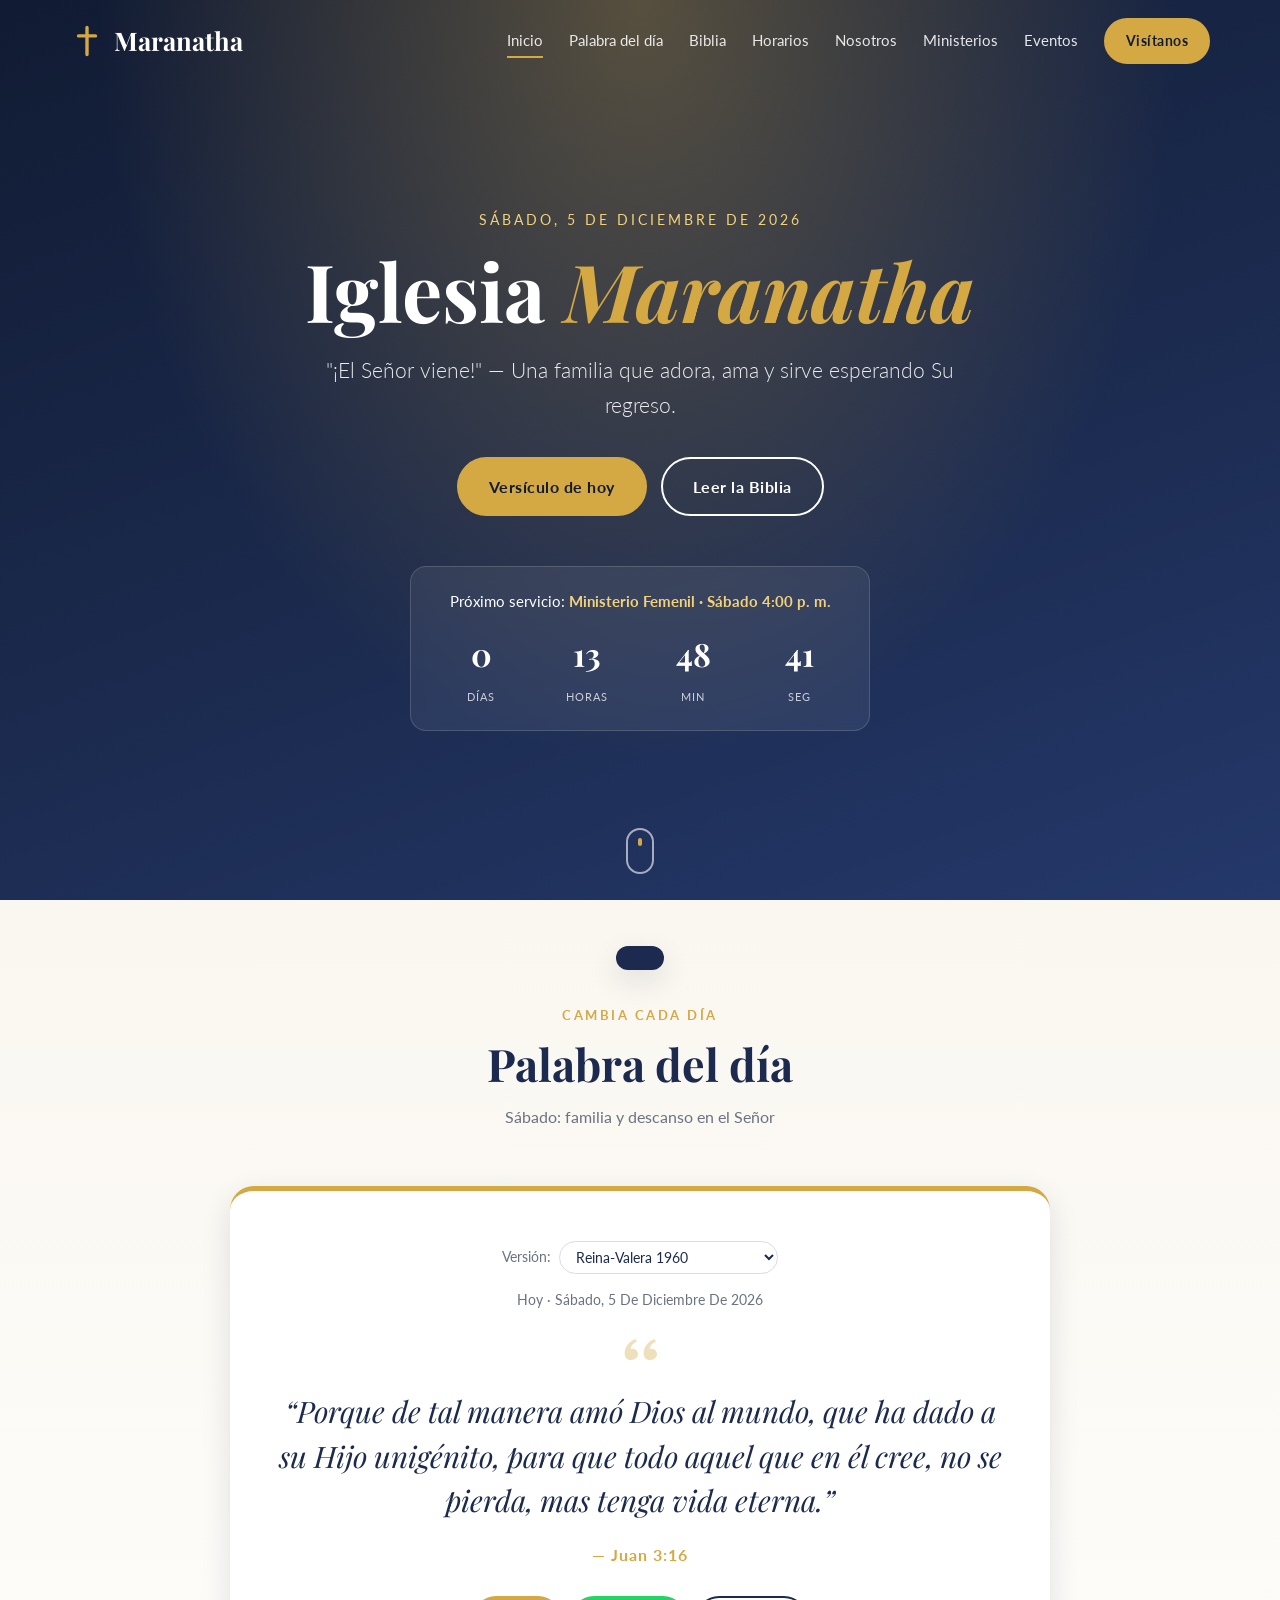
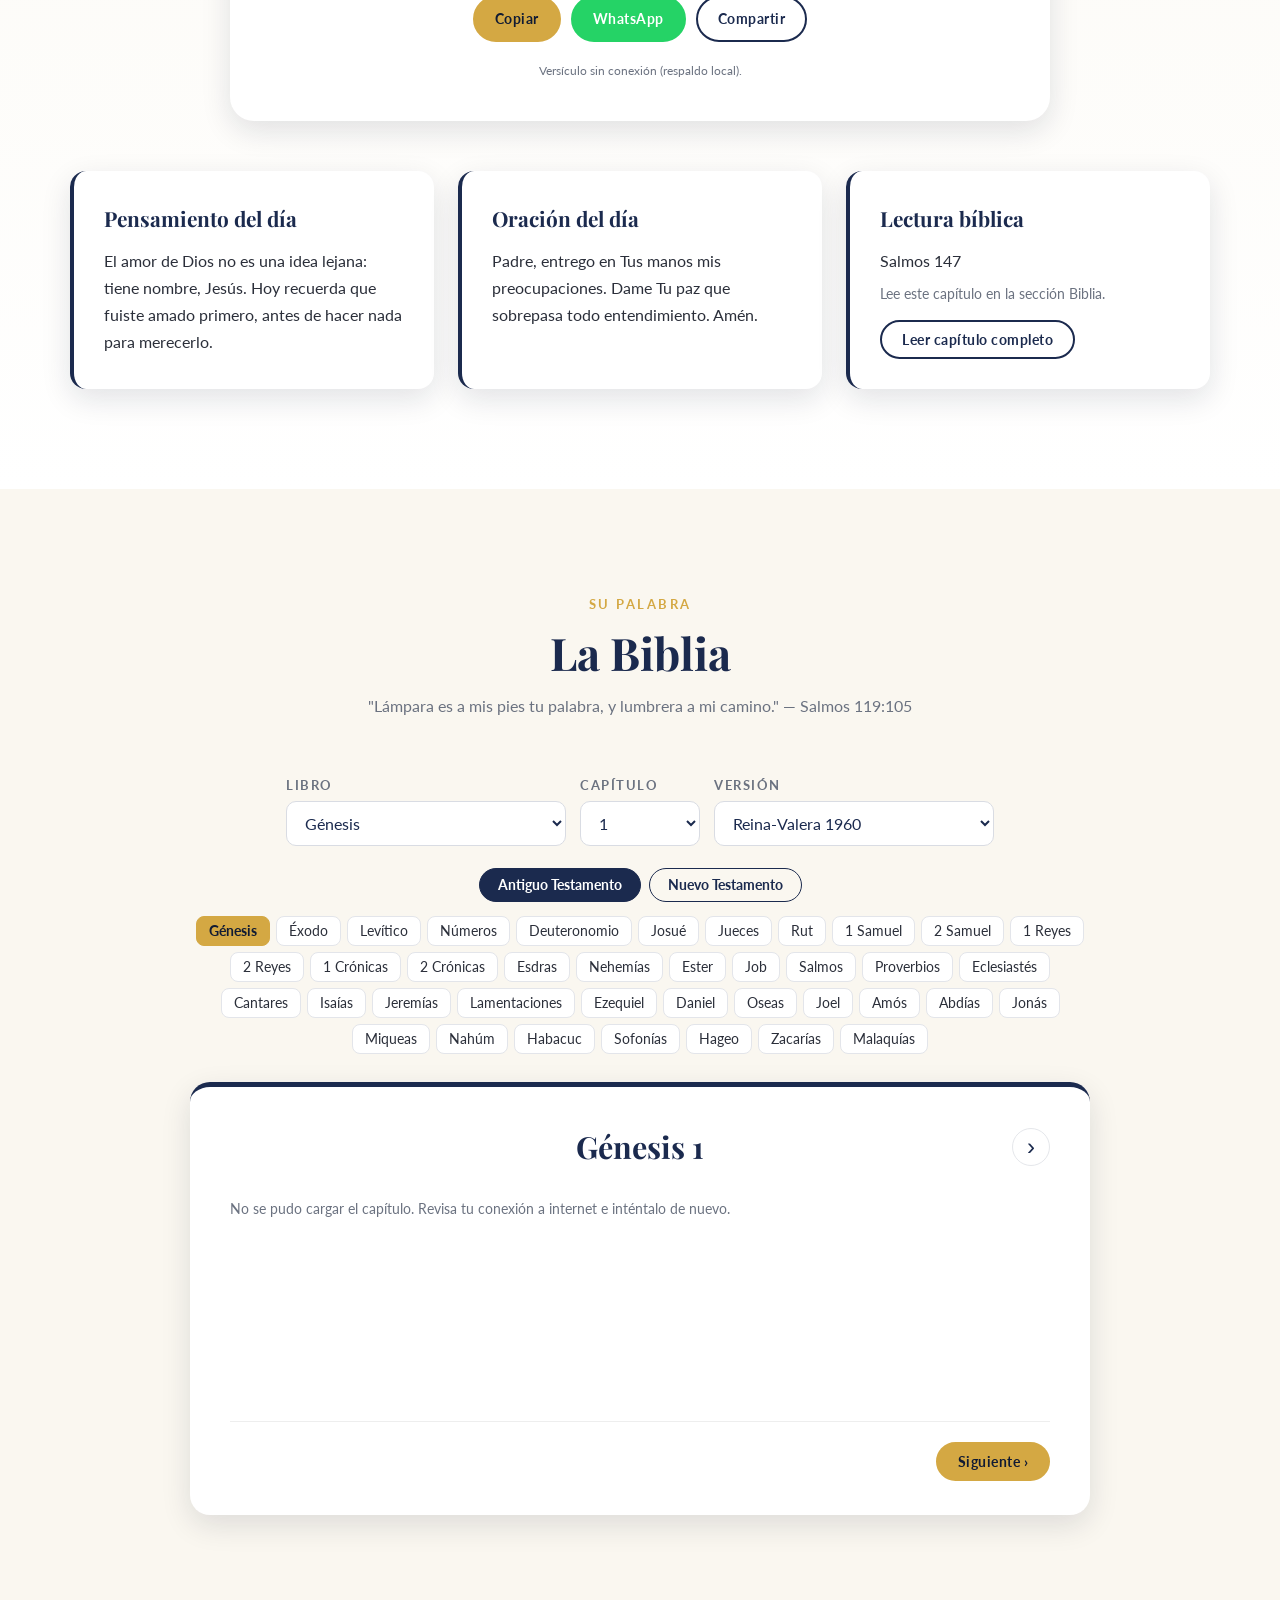
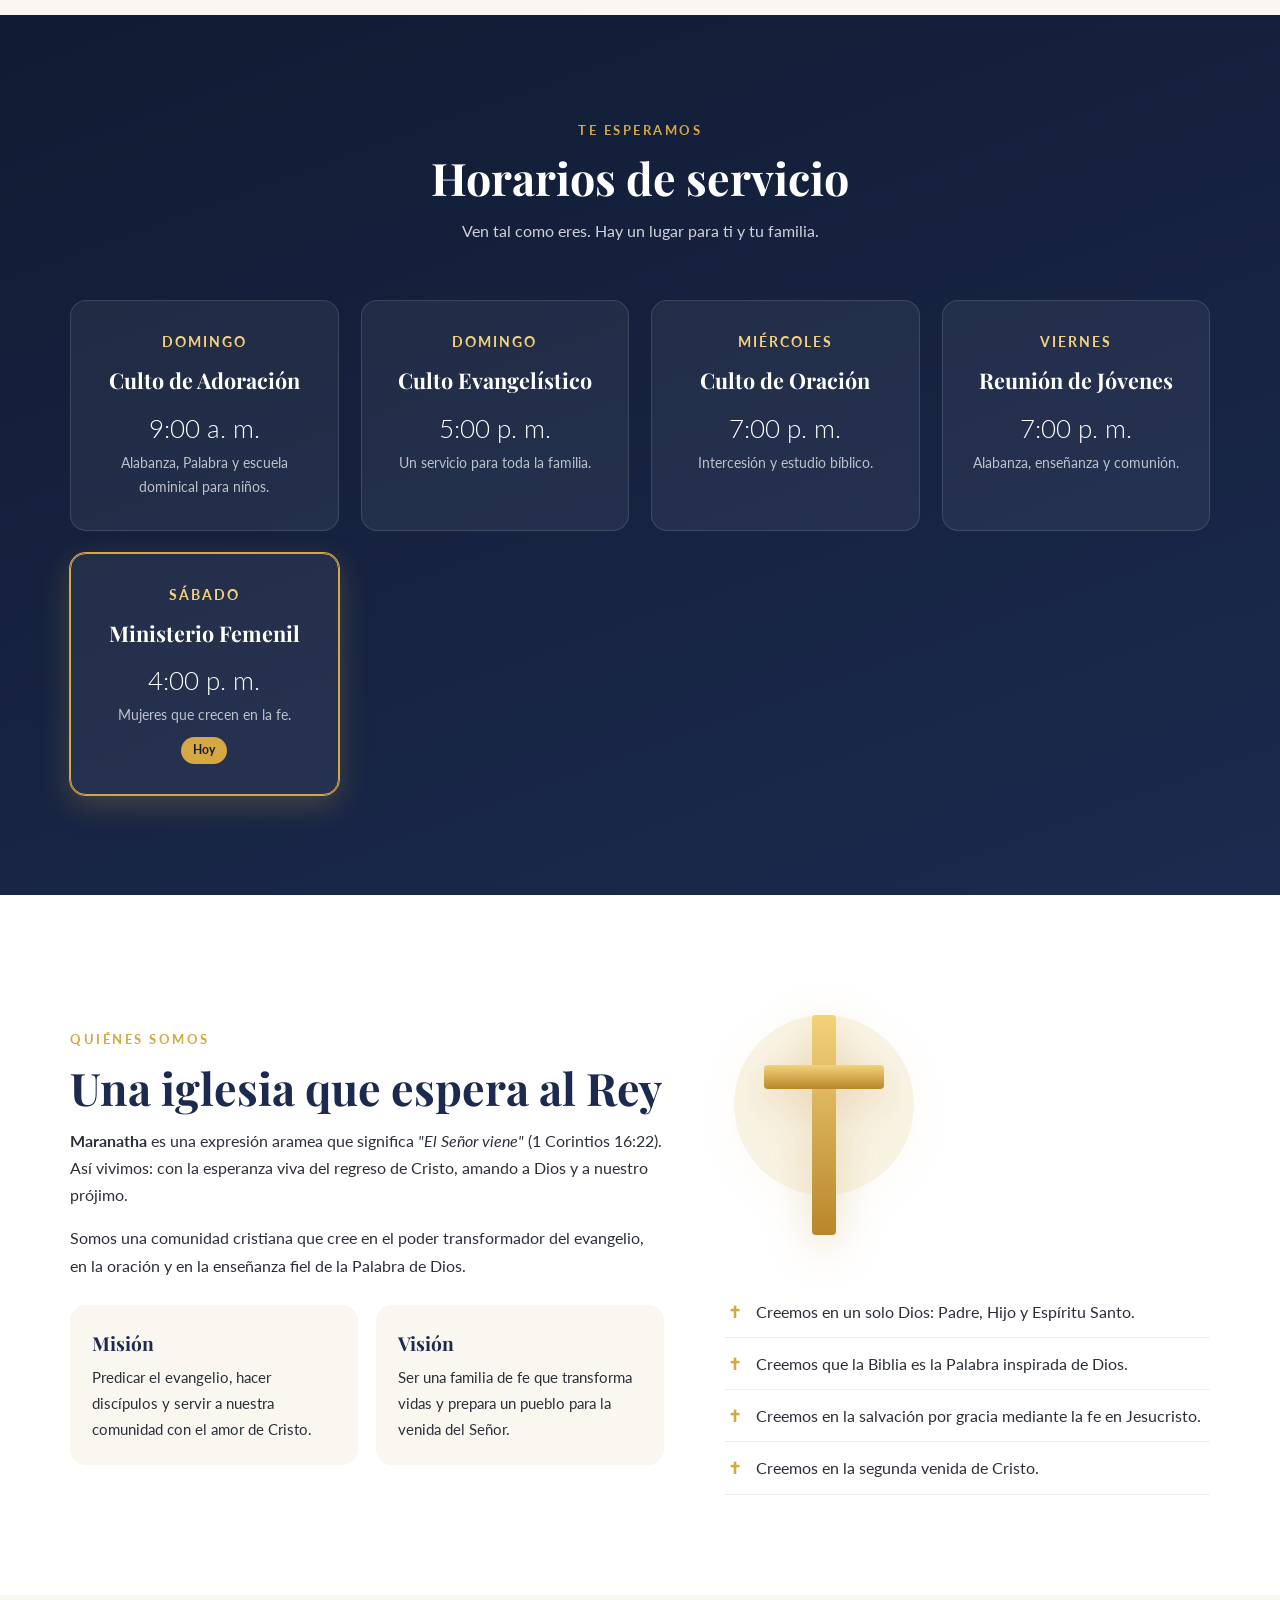
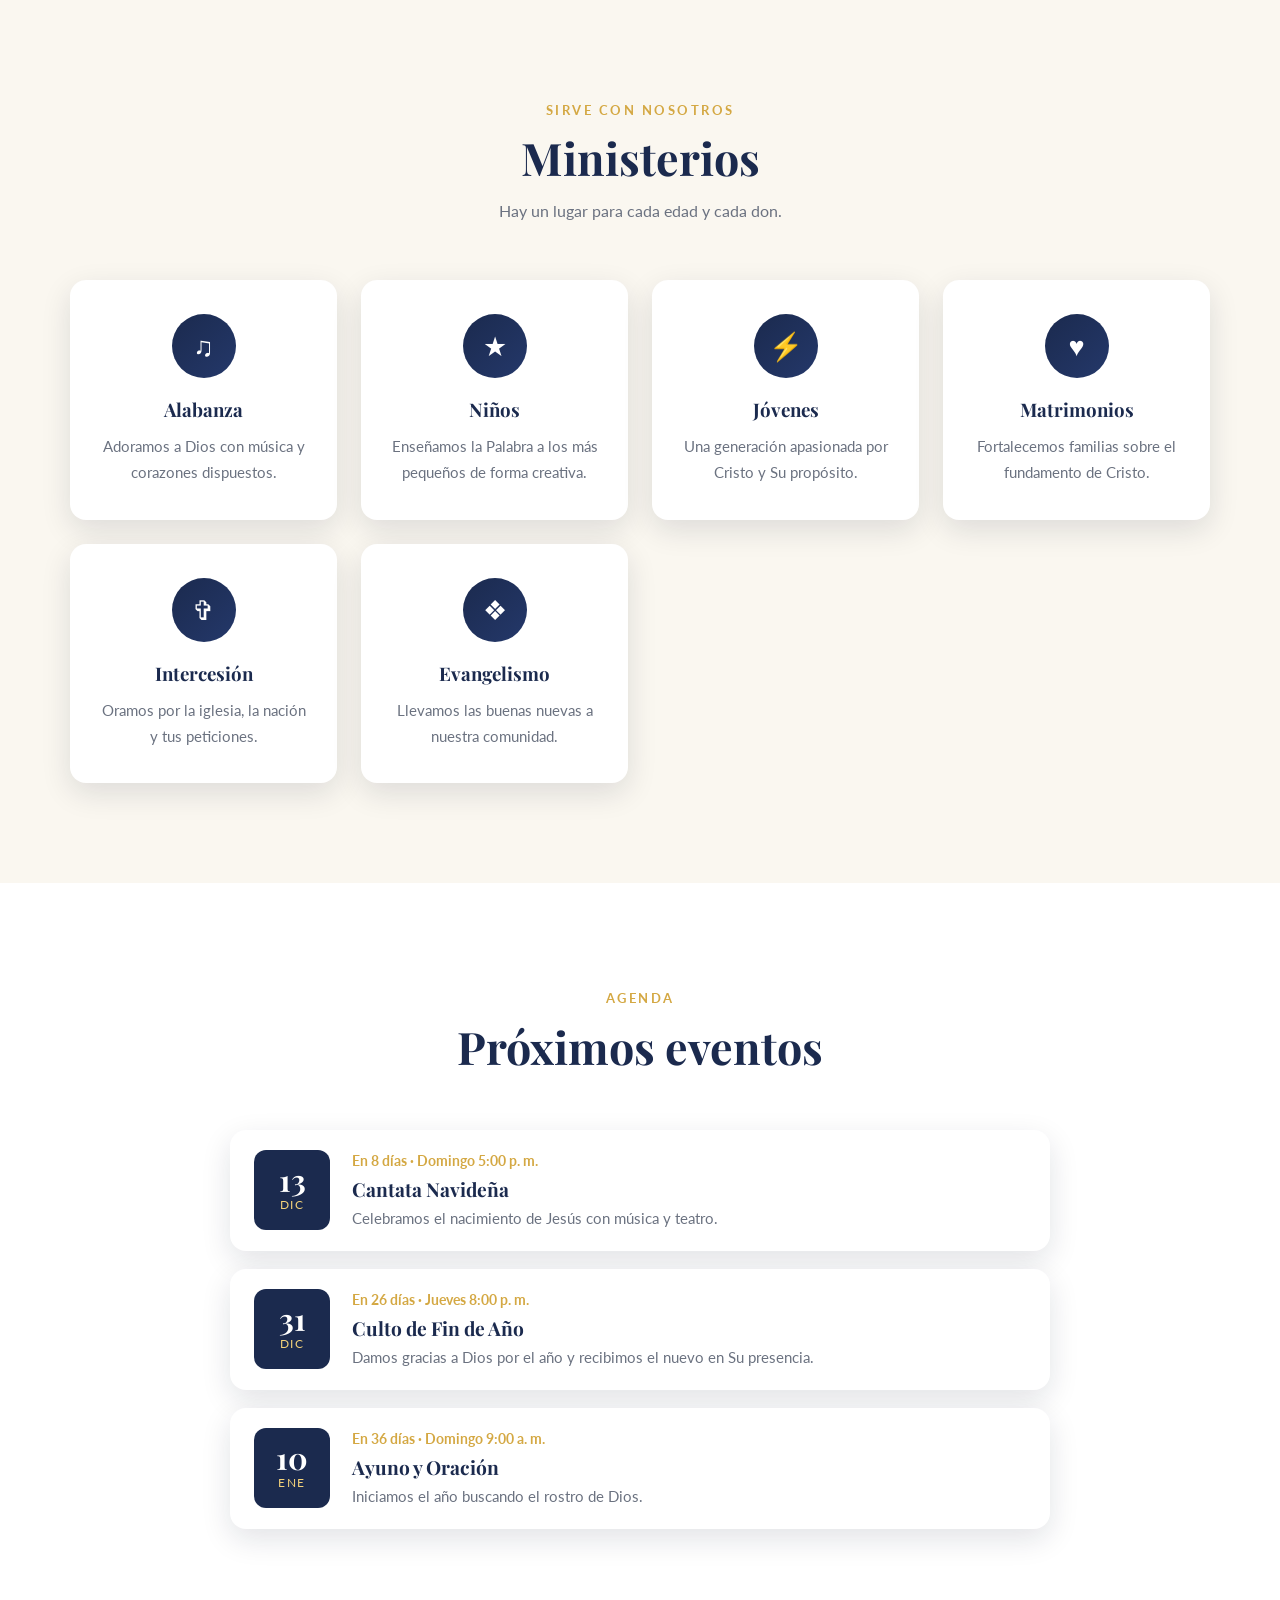
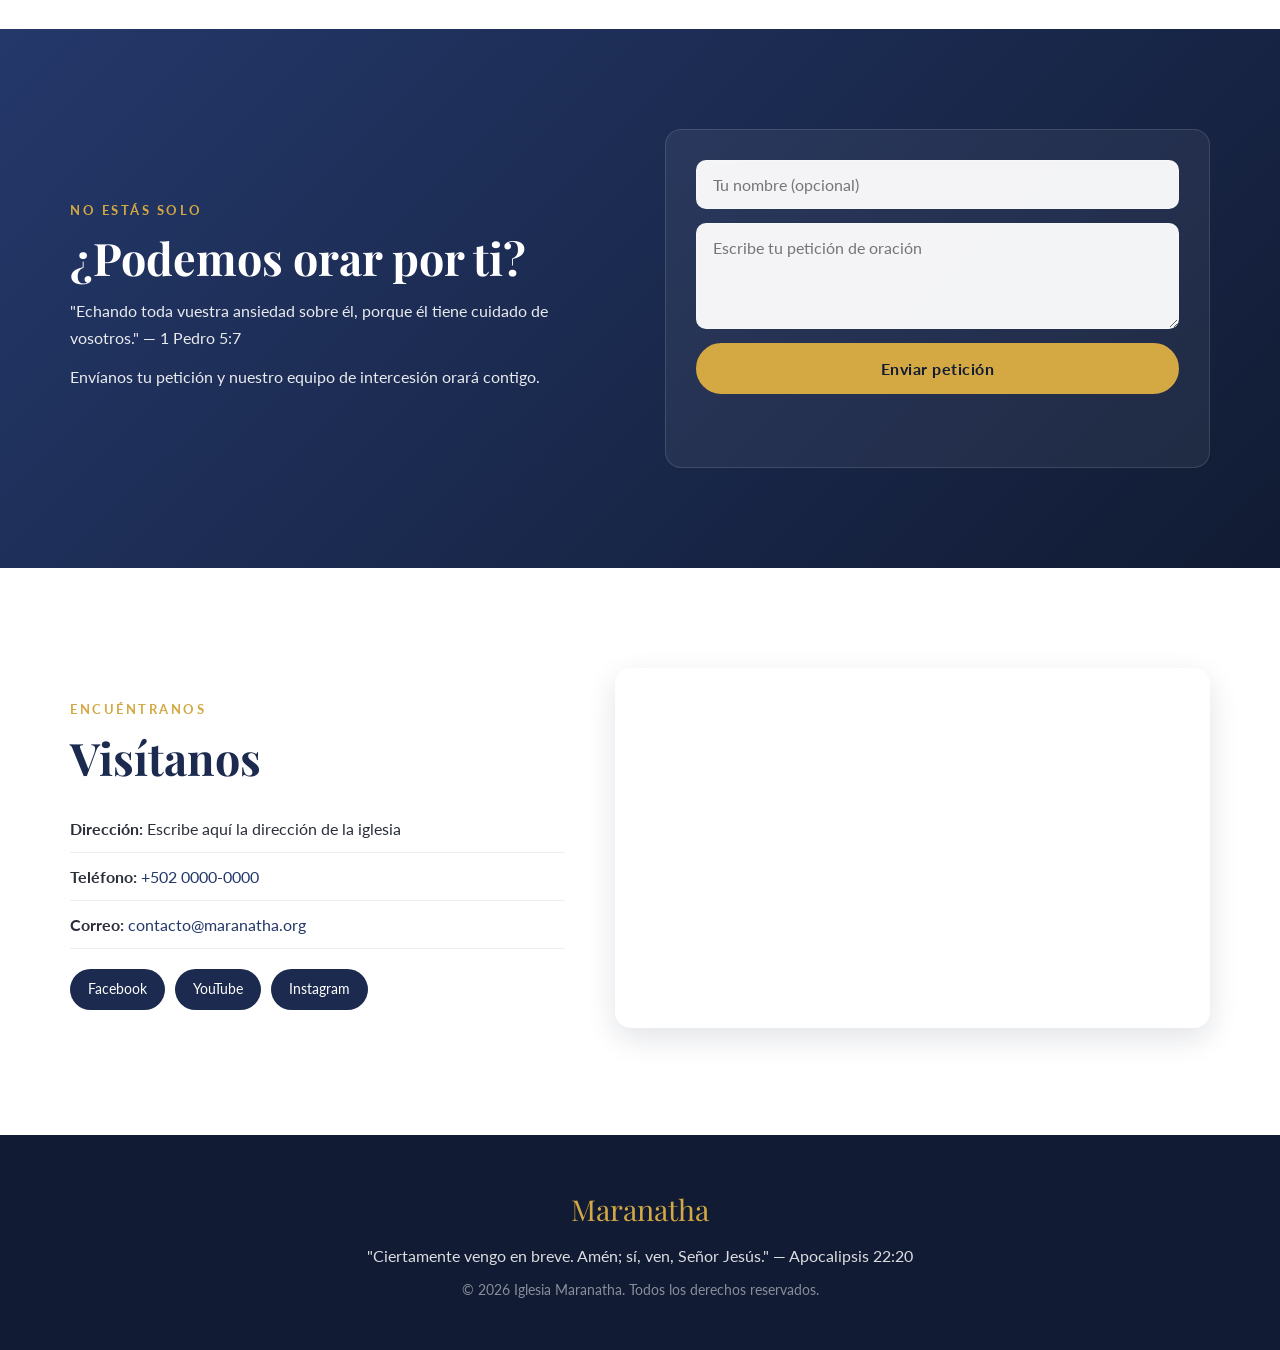
<file: index.html>
<!DOCTYPE html>
<html lang="es">
<head>
  <meta charset="UTF-8">
  <meta name="viewport" content="width=device-width, initial-scale=1.0">
  <title>Iglesia Maranatha | ¡El Señor viene!</title>
  <meta name="description" content="Iglesia Maranatha: una familia que adora a Dios, estudia Su Palabra y espera la venida de Cristo. Versículo del día, Biblia en línea, horarios, ministerios y eventos.">
  <meta property="og:title" content="Iglesia Maranatha">
  <meta property="og:description" content="Versículo del día, Biblia en línea, horarios de servicio, ministerios y eventos.">
  <meta property="og:type" content="website">
  <link rel="icon" href="data:image/svg+xml,<svg xmlns='http://www.w3.org/2000/svg' viewBox='0 0 100 100'><rect width='100' height='100' rx='20' fill='%231b2a4e'/><path d='M50 18v64M30 38h40' stroke='%23d4a843' stroke-width='10' stroke-linecap='round'/></svg>">
  <link rel="preconnect" href="https://fonts.googleapis.com">
  <link rel="preconnect" href="https://fonts.gstatic.com" crossorigin>
  <link href="https://fonts.googleapis.com/css2?family=Playfair+Display:ital,wght@0,600;0,700;1,500&family=Lato:wght@300;400;700&display=swap" rel="stylesheet">
  <link rel="stylesheet" href="css/styles.css">
</head>
<body>

  <!-- ===== ENCABEZADO ===== -->
  <header class="header" id="header">
    <div class="container nav">
      <a href="#inicio" class="logo">
        <svg viewBox="0 0 40 40" aria-hidden="true"><path d="M20 4v32M10 14h20" /></svg>
        <span>Maranatha</span>
      </a>
      <button class="nav-toggle" id="navToggle" aria-label="Abrir menú" aria-expanded="false">
        <span></span><span></span><span></span>
      </button>
      <nav class="nav-menu" id="navMenu">
        <a href="#inicio">Inicio</a>
        <a href="#palabra">Palabra del día</a>
        <a href="#biblia">Biblia</a>
        <a href="#horarios">Horarios</a>
        <a href="#nosotros">Nosotros</a>
        <a href="#ministerios">Ministerios</a>
        <a href="#eventos">Eventos</a>
        <a href="#contacto" class="btn btn-small">Visítanos</a>
      </nav>
    </div>
  </header>

  <!-- ===== HERO ===== -->
  <section class="hero" id="inicio">
    <div class="hero-light"></div>
    <div class="container hero-content">
      <p class="hero-kicker" id="fechaHoy">&nbsp;</p>
      <h1>Iglesia <span>Maranatha</span></h1>
      <p class="hero-sub">"¡El Señor viene!" — Una familia que adora, ama y sirve esperando Su regreso.</p>
      <div class="hero-buttons">
        <a href="#palabra" class="btn">Versículo de hoy</a>
        <a href="#biblia" class="btn btn-outline">Leer la Biblia</a>
      </div>
      <div class="countdown" id="countdown">
        <p class="countdown-label">Próximo servicio: <strong id="nextServiceName">—</strong></p>
        <div class="countdown-grid">
          <div><span id="cdDias">0</span><small>días</small></div>
          <div><span id="cdHoras">0</span><small>horas</small></div>
          <div><span id="cdMin">0</span><small>min</small></div>
          <div><span id="cdSeg">0</span><small>seg</small></div>
        </div>
      </div>
    </div>
    <a href="#palabra" class="scroll-down" aria-label="Bajar"><span></span></a>
  </section>

  <!-- ===== PALABRA DEL DÍA ===== -->
  <section class="section palabra" id="palabra">
    <div class="container">
      <div class="section-title">
        <span class="tag">Cambia cada día</span>
        <h2>Palabra del día</h2>
        <p id="temaDia">Tema del día</p>
      </div>

      <div class="verse-card reveal">
        <div class="verse-top">
          <label for="traduccion" class="muted">Versión:</label>
          <select id="traduccion">
            <option value="RV1960">Reina-Valera 1960</option>
            <option value="NVI">Nueva Versión Internacional</option>
            <option value="NTV">Nueva Traducción Viviente</option>
            <option value="LBLA">La Biblia de las Américas</option>
            <option value="PDT">Palabra de Dios para Todos</option>
          </select>
        </div>
        <p class="verse-date" id="verseDate">Hoy</p>
        <svg class="quote-icon" viewBox="0 0 24 24" aria-hidden="true"><path d="M7.2 17c-1.6 0-2.9-1.4-2.9-3.3 0-3.3 2.4-6.2 5.5-7.2l.6 1.2c-1.8.8-3 2.3-3.1 3.8.3-.1.6-.1.9-.1 1.6 0 2.8 1.2 2.8 2.8S9 17 7.2 17zm9.5 0c-1.6 0-2.9-1.4-2.9-3.3 0-3.3 2.4-6.2 5.5-7.2l.6 1.2c-1.8.8-3 2.3-3.1 3.8.3-.1.6-.1.9-.1 1.6 0 2.8 1.2 2.8 2.8S18.5 17 16.7 17z"/></svg>
        <blockquote id="verseText">Cargando versículo...</blockquote>
        <cite id="verseRef"></cite>
        <div class="verse-actions">
          <button class="btn btn-small" id="copyVerse">Copiar</button>
          <a class="btn btn-small btn-whatsapp" id="shareWhatsapp" target="_blank" rel="noopener">WhatsApp</a>
          <button class="btn btn-small btn-outline-dark" id="shareVerse">Compartir</button>
        </div>
        <p class="api-credit" id="apiCredit"></p>
      </div>

      <div class="daily-grid">
        <article class="daily-box reveal">
          <h3>Pensamiento del día</h3>
          <p id="reflexion"></p>
        </article>
        <article class="daily-box reveal">
          <h3>Oración del día</h3>
          <p id="oracion"></p>
        </article>
        <article class="daily-box reveal">
          <h3>Lectura bíblica</h3>
          <p id="lectura"></p>
          <p class="muted" id="lecturaNota"></p>
          <button class="btn btn-small btn-outline-dark" id="leerEnBiblia" hidden>Leer capítulo completo</button>
        </article>
      </div>
    </div>
  </section>

  <!-- ===== BIBLIA ===== -->
  <section class="section alt" id="biblia">
    <div class="container">
      <div class="section-title">
        <span class="tag">Su Palabra</span>
        <h2>La Biblia</h2>
        <p>"Lámpara es a mis pies tu palabra, y lumbrera a mi camino." — Salmos 119:105</p>
      </div>

      <div class="bible-reader reveal">
        <div class="bible-controls">
          <div class="field">
            <label for="bLibro">Libro</label>
            <select id="bLibro"></select>
          </div>
          <div class="field field-small">
            <label for="bCapitulo">Capítulo</label>
            <select id="bCapitulo"></select>
          </div>
          <div class="field">
            <label for="bTraduccion">Versión</label>
            <select id="bTraduccion">
              <option value="RV1960">Reina-Valera 1960</option>
              <option value="NVI">Nueva Versión Internacional</option>
              <option value="NTV">Nueva Traducción Viviente</option>
              <option value="LBLA">La Biblia de las Américas</option>
              <option value="PDT">Palabra de Dios para Todos</option>
            </select>
          </div>
        </div>

        <div class="testament-tabs">
          <button class="tab-btn active" data-testamento="AT">Antiguo Testamento</button>
          <button class="tab-btn" data-testamento="NT">Nuevo Testamento</button>
        </div>
        <div class="book-grid" id="bookGrid"><!-- generado por JS --></div>

        <div class="bible-page">
          <div class="bible-page-head">
            <button class="icon-btn" id="bPrev" aria-label="Capítulo anterior">&#8249;</button>
            <h3 id="bTitulo">Génesis 1</h3>
            <button class="icon-btn" id="bNext" aria-label="Capítulo siguiente">&#8250;</button>
          </div>
          <div class="bible-text" id="bTexto"><p class="muted">Cargando...</p></div>
          <div class="bible-page-foot">
            <button class="btn btn-small btn-outline-dark" id="bPrev2">&#8249; Anterior</button>
            <button class="btn btn-small" id="bNext2">Siguiente &#8250;</button>
          </div>
        </div>
      </div>
    </div>
  </section>

  <!-- ===== HORARIOS ===== -->
  <section class="section horarios" id="horarios">
    <div class="container">
      <div class="section-title light">
        <span class="tag">Te esperamos</span>
        <h2>Horarios de servicio</h2>
        <p>Ven tal como eres. Hay un lugar para ti y tu familia.</p>
      </div>
      <div class="schedule-grid" id="scheduleGrid"><!-- generado por JS --></div>
    </div>
  </section>

  <!-- ===== NOSOTROS ===== -->
  <section class="section" id="nosotros">
    <div class="container about">
      <div class="about-text reveal">
        <span class="tag">Quiénes somos</span>
        <h2>Una iglesia que espera al Rey</h2>
        <p><strong>Maranatha</strong> es una expresión aramea que significa <em>"El Señor viene"</em> (1 Corintios 16:22). Así vivimos: con la esperanza viva del regreso de Cristo, amando a Dios y a nuestro prójimo.</p>
        <p>Somos una comunidad cristiana que cree en el poder transformador del evangelio, en la oración y en la enseñanza fiel de la Palabra de Dios.</p>
        <div class="about-cards">
          <div><h4>Misión</h4><p>Predicar el evangelio, hacer discípulos y servir a nuestra comunidad con el amor de Cristo.</p></div>
          <div><h4>Visión</h4><p>Ser una familia de fe que transforma vidas y prepara un pueblo para la venida del Señor.</p></div>
        </div>
      </div>
      <div class="about-visual reveal">
        <div class="cross-art">
          <svg viewBox="0 0 200 260" aria-hidden="true">
            <defs><linearGradient id="g" x1="0" y1="0" x2="0" y2="1"><stop offset="0" stop-color="#f3d27a"/><stop offset="1" stop-color="#b8862b"/></linearGradient></defs>
            <circle cx="100" cy="110" r="90" fill="rgba(212,168,67,.12)"/>
            <rect x="88" y="20" width="24" height="220" rx="4" fill="url(#g)"/>
            <rect x="40" y="70" width="120" height="24" rx="4" fill="url(#g)"/>
          </svg>
        </div>
        <ul class="beliefs">
          <li>Creemos en un solo Dios: Padre, Hijo y Espíritu Santo.</li>
          <li>Creemos que la Biblia es la Palabra inspirada de Dios.</li>
          <li>Creemos en la salvación por gracia mediante la fe en Jesucristo.</li>
          <li>Creemos en la segunda venida de Cristo.</li>
        </ul>
      </div>
    </div>
  </section>

  <!-- ===== MINISTERIOS ===== -->
  <section class="section alt" id="ministerios">
    <div class="container">
      <div class="section-title">
        <span class="tag">Sirve con nosotros</span>
        <h2>Ministerios</h2>
        <p>Hay un lugar para cada edad y cada don.</p>
      </div>
      <div class="cards-grid">
        <div class="card reveal"><div class="card-icon">&#9835;</div><h3>Alabanza</h3><p>Adoramos a Dios con música y corazones dispuestos.</p></div>
        <div class="card reveal"><div class="card-icon">&#9733;</div><h3>Niños</h3><p>Enseñamos la Palabra a los más pequeños de forma creativa.</p></div>
        <div class="card reveal"><div class="card-icon">&#9889;</div><h3>Jóvenes</h3><p>Una generación apasionada por Cristo y Su propósito.</p></div>
        <div class="card reveal"><div class="card-icon">&#9829;</div><h3>Matrimonios</h3><p>Fortalecemos familias sobre el fundamento de Cristo.</p></div>
        <div class="card reveal"><div class="card-icon">&#10014;</div><h3>Intercesión</h3><p>Oramos por la iglesia, la nación y tus peticiones.</p></div>
        <div class="card reveal"><div class="card-icon">&#10070;</div><h3>Evangelismo</h3><p>Llevamos las buenas nuevas a nuestra comunidad.</p></div>
      </div>
    </div>
  </section>

  <!-- ===== EVENTOS ===== -->
  <section class="section" id="eventos">
    <div class="container">
      <div class="section-title">
        <span class="tag">Agenda</span>
        <h2>Próximos eventos</h2>
      </div>
      <div class="events" id="eventsList"><!-- generado por JS --></div>
    </div>
  </section>

  <!-- ===== PETICIONES DE ORACIÓN ===== -->
  <section class="section prayer" id="oracion-form">
    <div class="container prayer-wrap">
      <div class="reveal">
        <span class="tag">No estás solo</span>
        <h2>¿Podemos orar por ti?</h2>
        <p>"Echando toda vuestra ansiedad sobre él, porque él tiene cuidado de vosotros." — 1 Pedro 5:7</p>
        <p>Envíanos tu petición y nuestro equipo de intercesión orará contigo.</p>
      </div>
      <form class="prayer-form reveal" id="prayerForm">
        <input type="text" id="pfNombre" placeholder="Tu nombre (opcional)">
        <textarea id="pfPeticion" rows="4" placeholder="Escribe tu petición de oración" required></textarea>
        <button type="submit" class="btn">Enviar petición</button>
        <p class="form-msg" id="formMsg"></p>
      </form>
    </div>
  </section>

  <!-- ===== CONTACTO ===== -->
  <section class="section" id="contacto">
    <div class="container contact">
      <div class="contact-info reveal">
        <span class="tag">Encuéntranos</span>
        <h2>Visítanos</h2>
        <ul>
          <li><strong>Dirección:</strong> <span>Escribe aquí la dirección de la iglesia</span></li>
          <li><strong>Teléfono:</strong> <a href="tel:+50200000000">+502 0000-0000</a></li>
          <li><strong>Correo:</strong> <a href="mailto:contacto@maranatha.org">contacto@maranatha.org</a></li>
        </ul>
        <div class="socials">
          <a href="#" aria-label="Facebook">Facebook</a>
          <a href="#" aria-label="YouTube">YouTube</a>
          <a href="#" aria-label="Instagram">Instagram</a>
        </div>
      </div>
      <div class="map reveal">
        <!-- Cambia "Guatemala" en la URL por la dirección exacta de la iglesia -->
        <iframe title="Ubicación de la iglesia" loading="lazy"
          src="https://www.google.com/maps?q=Guatemala&output=embed"></iframe>
      </div>
    </div>
  </section>

  <!-- ===== PIE ===== -->
  <footer class="footer">
    <div class="container">
      <p class="footer-logo">Maranatha</p>
      <p>"Ciertamente vengo en breve. Amén; sí, ven, Señor Jesús." — Apocalipsis 22:20</p>
      <p class="muted">&copy; <span id="year"></span> Iglesia Maranatha. Todos los derechos reservados.</p>
    </div>
  </footer>

  <button class="to-top" id="toTop" aria-label="Volver arriba">&#8593;</button>
  <div class="toast" id="toast"></div>

  <script src="js/data.js"></script>
  <script src="js/main.js"></script>
</body>
</html>
</file>
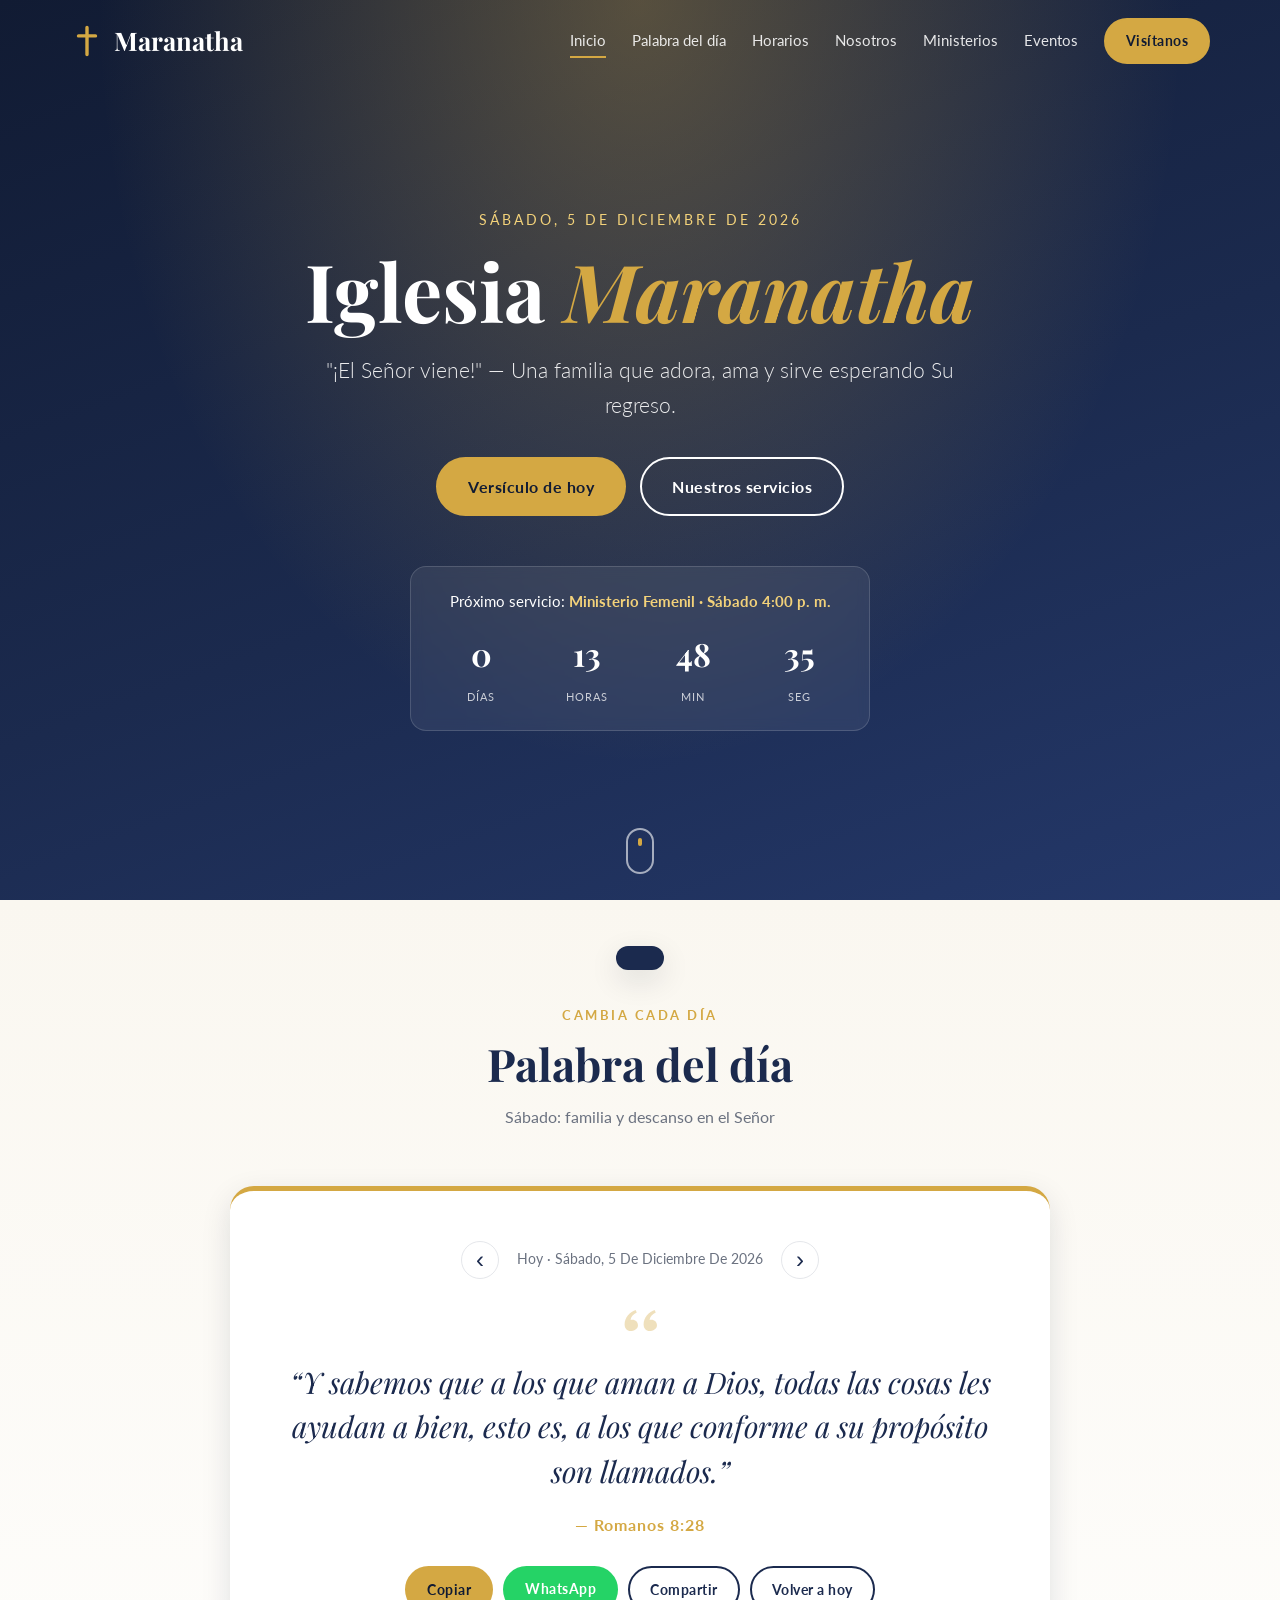
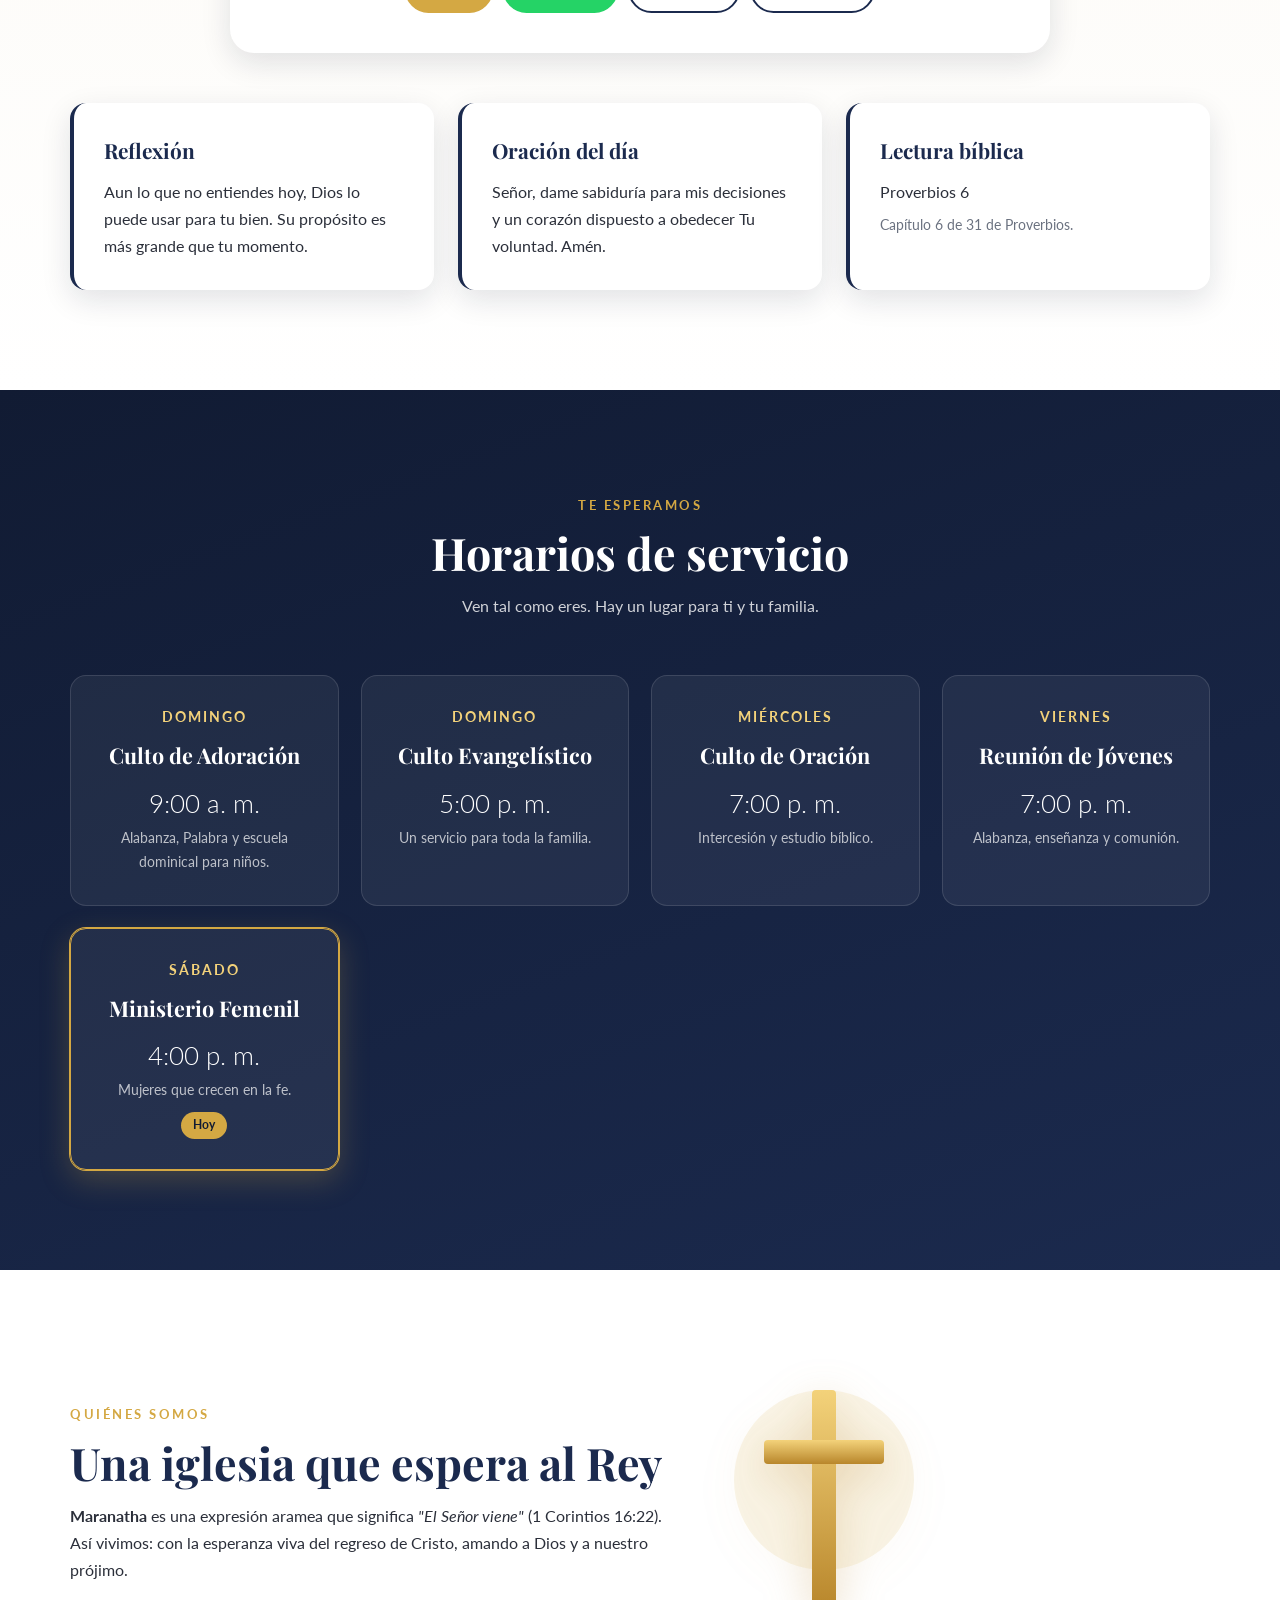
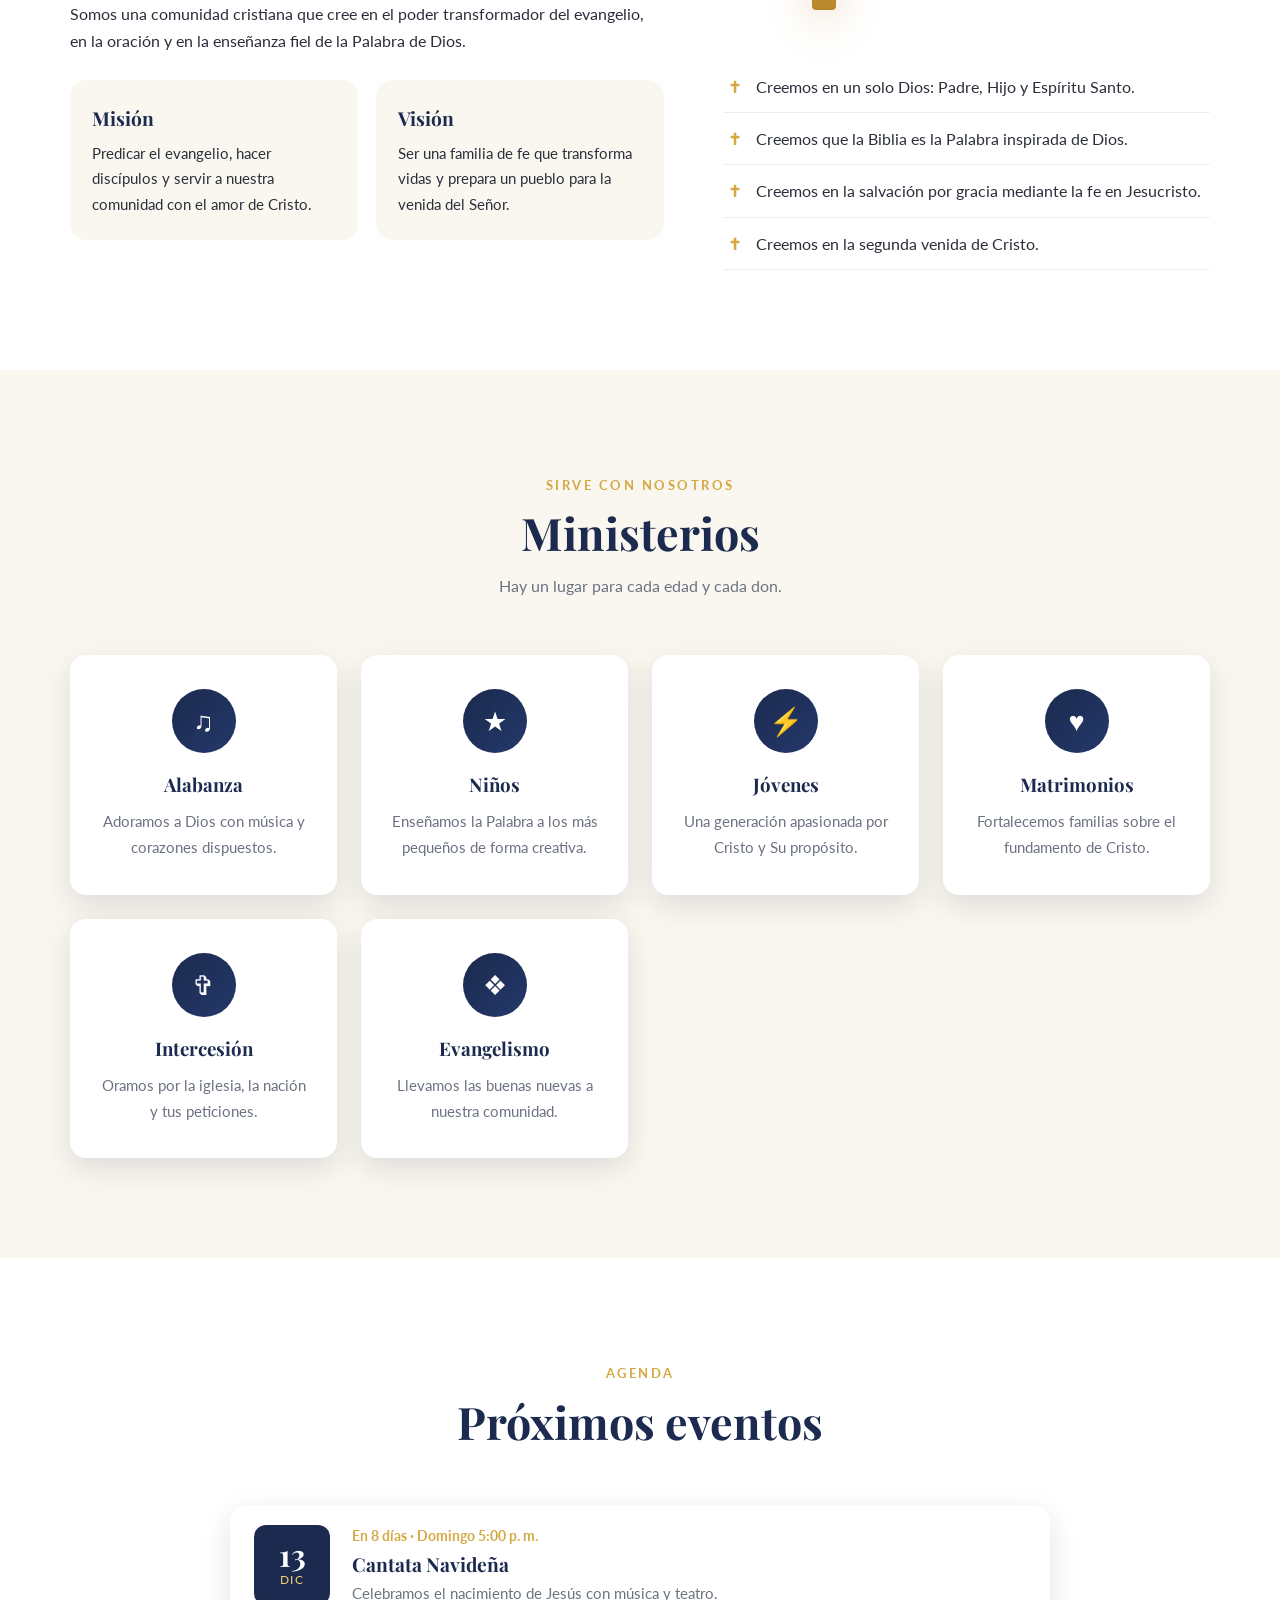
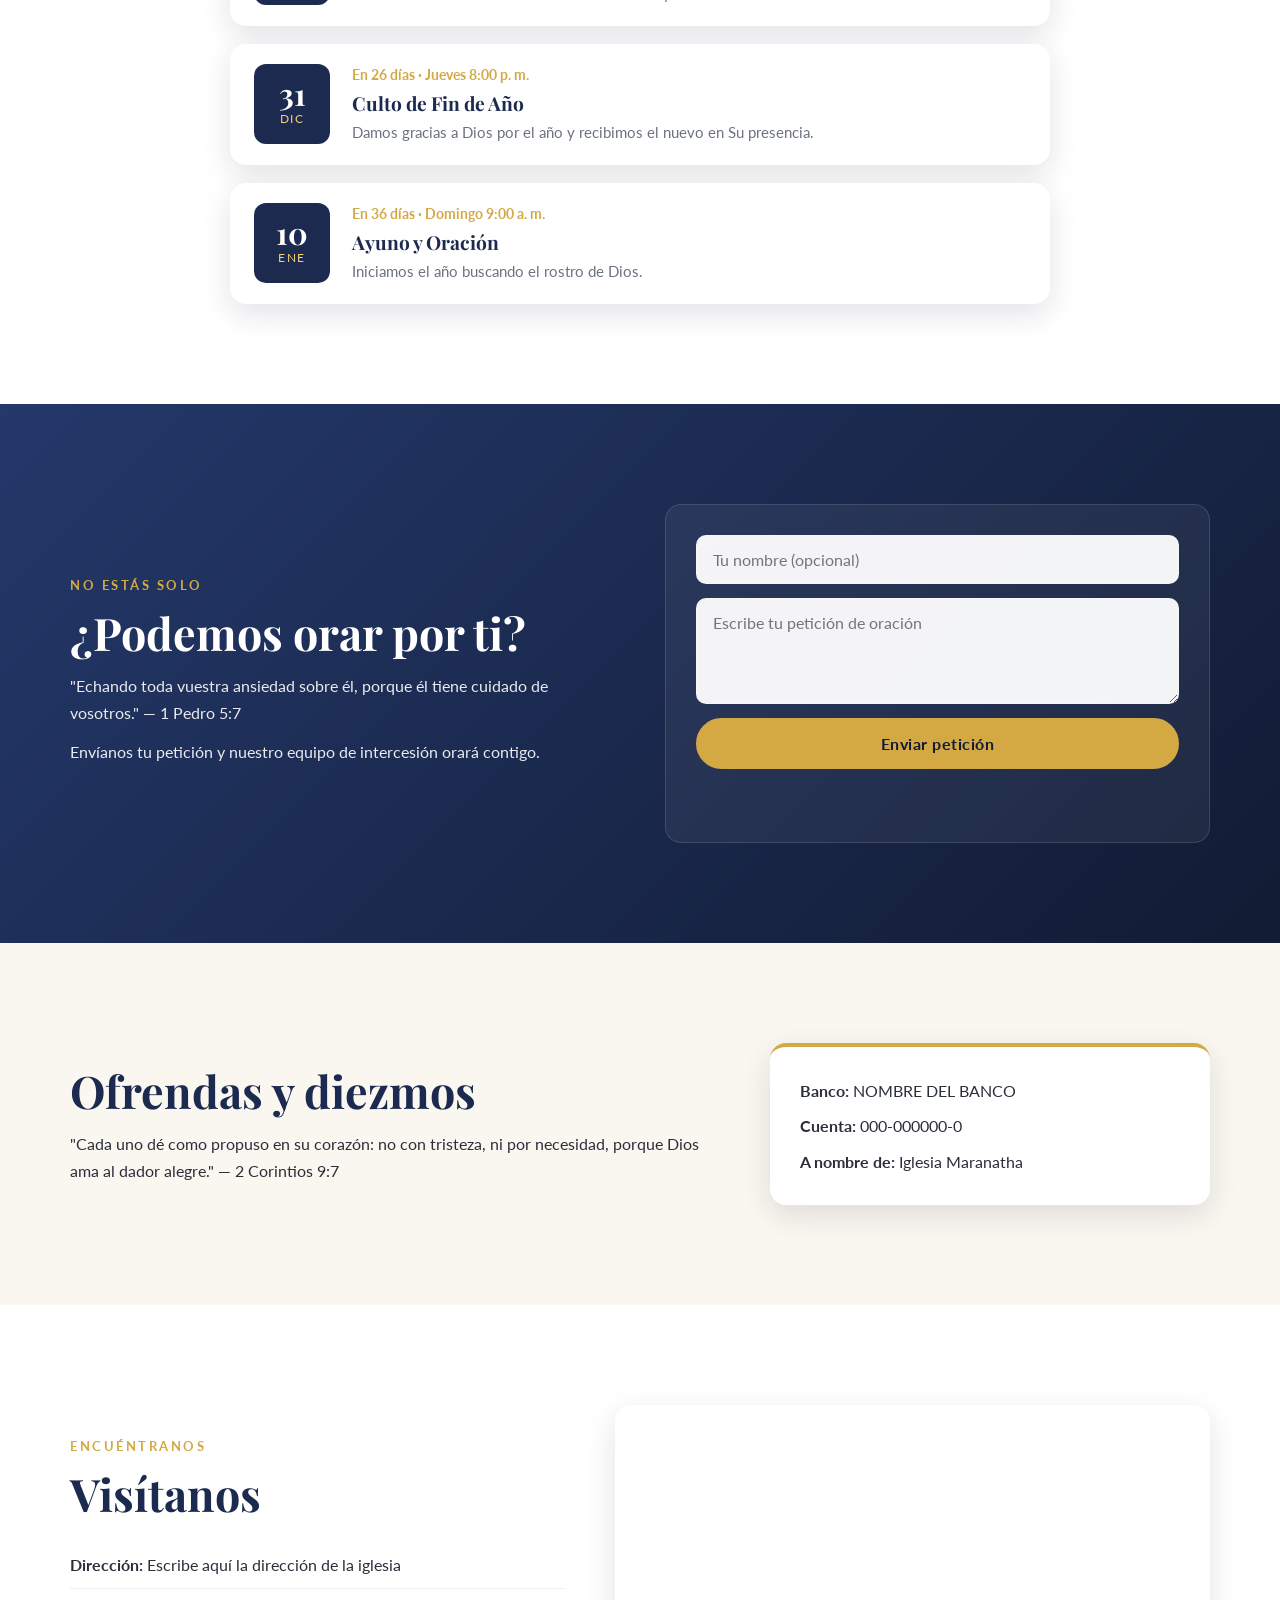
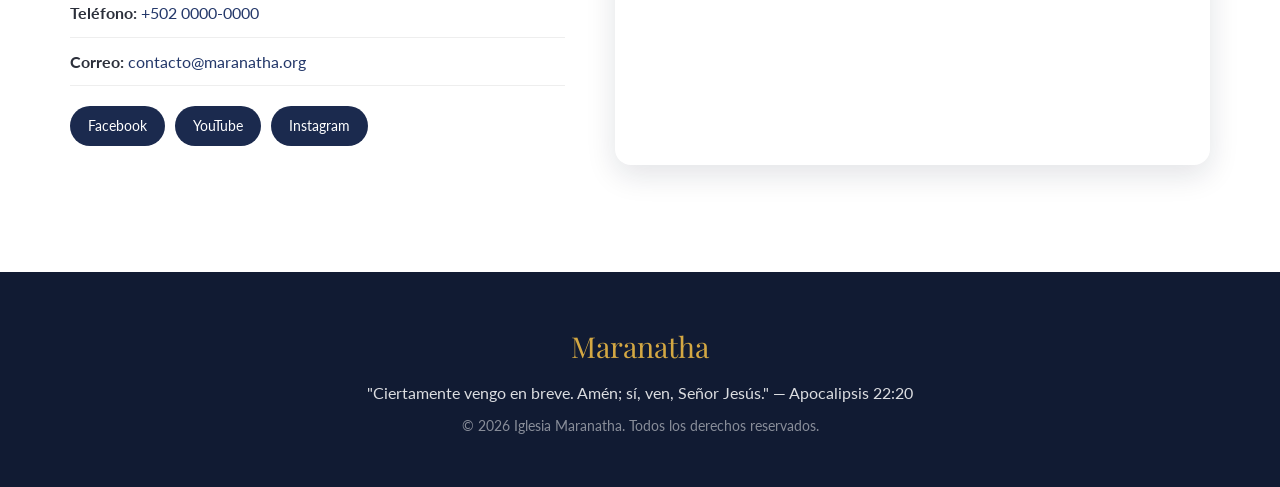
<file: maranatha/maranatha/index.html>
<!DOCTYPE html>
<html lang="es">
<head>
  <meta charset="UTF-8">
  <meta name="viewport" content="width=device-width, initial-scale=1.0">
  <title>Iglesia Maranatha | ¡El Señor viene!</title>
  <meta name="description" content="Iglesia Maranatha: una familia que adora a Dios, estudia Su Palabra y espera la venida de Cristo. Versículo del día, horarios, ministerios y eventos.">
  <meta property="og:title" content="Iglesia Maranatha">
  <meta property="og:description" content="Versículo del día, horarios de servicio, ministerios y eventos.">
  <meta property="og:type" content="website">
  <link rel="icon" href="data:image/svg+xml,<svg xmlns='http://www.w3.org/2000/svg' viewBox='0 0 100 100'><rect width='100' height='100' rx='20' fill='%231b2a4e'/><path d='M50 18v64M30 38h40' stroke='%23d4a843' stroke-width='10' stroke-linecap='round'/></svg>">
  <link rel="preconnect" href="https://fonts.googleapis.com">
  <link rel="preconnect" href="https://fonts.gstatic.com" crossorigin>
  <link href="https://fonts.googleapis.com/css2?family=Playfair+Display:ital,wght@0,600;0,700;1,500&family=Lato:wght@300;400;700&display=swap" rel="stylesheet">
  <link rel="stylesheet" href="css/styles.css">
</head>
<body>

  <!-- ===== ENCABEZADO ===== -->
  <header class="header" id="header">
    <div class="container nav">
      <a href="#inicio" class="logo">
        <svg viewBox="0 0 40 40" aria-hidden="true"><path d="M20 4v32M10 14h20" /></svg>
        <span>Maranatha</span>
      </a>
      <button class="nav-toggle" id="navToggle" aria-label="Abrir menú" aria-expanded="false">
        <span></span><span></span><span></span>
      </button>
      <nav class="nav-menu" id="navMenu">
        <a href="#inicio">Inicio</a>
        <a href="#palabra">Palabra del día</a>
        <a href="#horarios">Horarios</a>
        <a href="#nosotros">Nosotros</a>
        <a href="#ministerios">Ministerios</a>
        <a href="#eventos">Eventos</a>
        <a href="#contacto" class="btn btn-small">Visítanos</a>
      </nav>
    </div>
  </header>

  <!-- ===== HERO ===== -->
  <section class="hero" id="inicio">
    <div class="hero-light"></div>
    <div class="container hero-content">
      <p class="hero-kicker" id="fechaHoy">&nbsp;</p>
      <h1>Iglesia <span>Maranatha</span></h1>
      <p class="hero-sub">"¡El Señor viene!" — Una familia que adora, ama y sirve esperando Su regreso.</p>
      <div class="hero-buttons">
        <a href="#palabra" class="btn">Versículo de hoy</a>
        <a href="#horarios" class="btn btn-outline">Nuestros servicios</a>
      </div>
      <div class="countdown" id="countdown">
        <p class="countdown-label">Próximo servicio: <strong id="nextServiceName">—</strong></p>
        <div class="countdown-grid">
          <div><span id="cdDias">0</span><small>días</small></div>
          <div><span id="cdHoras">0</span><small>horas</small></div>
          <div><span id="cdMin">0</span><small>min</small></div>
          <div><span id="cdSeg">0</span><small>seg</small></div>
        </div>
      </div>
    </div>
    <a href="#palabra" class="scroll-down" aria-label="Bajar"><span></span></a>
  </section>

  <!-- ===== PALABRA DEL DÍA ===== -->
  <section class="section palabra" id="palabra">
    <div class="container">
      <div class="section-title">
        <span class="tag">Cambia cada día</span>
        <h2>Palabra del día</h2>
        <p id="temaDia">Tema del día</p>
      </div>

      <div class="verse-card reveal">
        <div class="verse-nav">
          <button class="icon-btn" id="prevDay" aria-label="Día anterior">&#8249;</button>
          <span id="verseDate">Hoy</span>
          <button class="icon-btn" id="nextDay" aria-label="Día siguiente">&#8250;</button>
        </div>
        <svg class="quote-icon" viewBox="0 0 24 24" aria-hidden="true"><path d="M7.2 17c-1.6 0-2.9-1.4-2.9-3.3 0-3.3 2.4-6.2 5.5-7.2l.6 1.2c-1.8.8-3 2.3-3.1 3.8.3-.1.6-.1.9-.1 1.6 0 2.8 1.2 2.8 2.8S9 17 7.2 17zm9.5 0c-1.6 0-2.9-1.4-2.9-3.3 0-3.3 2.4-6.2 5.5-7.2l.6 1.2c-1.8.8-3 2.3-3.1 3.8.3-.1.6-.1.9-.1 1.6 0 2.8 1.2 2.8 2.8S18.5 17 16.7 17z"/></svg>
        <blockquote id="verseText">Cargando versículo...</blockquote>
        <cite id="verseRef"></cite>
        <div class="verse-actions">
          <button class="btn btn-small" id="copyVerse">Copiar</button>
          <a class="btn btn-small btn-whatsapp" id="shareWhatsapp" target="_blank" rel="noopener">WhatsApp</a>
          <button class="btn btn-small btn-outline-dark" id="shareVerse">Compartir</button>
          <button class="btn btn-small btn-outline-dark" id="todayBtn" hidden>Volver a hoy</button>
        </div>
      </div>

      <div class="daily-grid">
        <article class="daily-box reveal">
          <h3>Reflexión</h3>
          <p id="reflexion"></p>
        </article>
        <article class="daily-box reveal">
          <h3>Oración del día</h3>
          <p id="oracion"></p>
        </article>
        <article class="daily-box reveal">
          <h3>Lectura bíblica</h3>
          <p id="lectura"></p>
          <p class="muted" id="lecturaNota"></p>
        </article>
      </div>
    </div>
  </section>

  <!-- ===== HORARIOS ===== -->
  <section class="section horarios" id="horarios">
    <div class="container">
      <div class="section-title light">
        <span class="tag">Te esperamos</span>
        <h2>Horarios de servicio</h2>
        <p>Ven tal como eres. Hay un lugar para ti y tu familia.</p>
      </div>
      <div class="schedule-grid" id="scheduleGrid"><!-- generado por JS --></div>
    </div>
  </section>

  <!-- ===== NOSOTROS ===== -->
  <section class="section" id="nosotros">
    <div class="container about">
      <div class="about-text reveal">
        <span class="tag">Quiénes somos</span>
        <h2>Una iglesia que espera al Rey</h2>
        <p><strong>Maranatha</strong> es una expresión aramea que significa <em>"El Señor viene"</em> (1 Corintios 16:22). Así vivimos: con la esperanza viva del regreso de Cristo, amando a Dios y a nuestro prójimo.</p>
        <p>Somos una comunidad cristiana que cree en el poder transformador del evangelio, en la oración y en la enseñanza fiel de la Palabra de Dios.</p>
        <div class="about-cards">
          <div><h4>Misión</h4><p>Predicar el evangelio, hacer discípulos y servir a nuestra comunidad con el amor de Cristo.</p></div>
          <div><h4>Visión</h4><p>Ser una familia de fe que transforma vidas y prepara un pueblo para la venida del Señor.</p></div>
        </div>
      </div>
      <div class="about-visual reveal">
        <div class="cross-art">
          <svg viewBox="0 0 200 260" aria-hidden="true">
            <defs><linearGradient id="g" x1="0" y1="0" x2="0" y2="1"><stop offset="0" stop-color="#f3d27a"/><stop offset="1" stop-color="#b8862b"/></linearGradient></defs>
            <circle cx="100" cy="110" r="90" fill="rgba(212,168,67,.12)"/>
            <rect x="88" y="20" width="24" height="220" rx="4" fill="url(#g)"/>
            <rect x="40" y="70" width="120" height="24" rx="4" fill="url(#g)"/>
          </svg>
        </div>
        <ul class="beliefs">
          <li>Creemos en un solo Dios: Padre, Hijo y Espíritu Santo.</li>
          <li>Creemos que la Biblia es la Palabra inspirada de Dios.</li>
          <li>Creemos en la salvación por gracia mediante la fe en Jesucristo.</li>
          <li>Creemos en la segunda venida de Cristo.</li>
        </ul>
      </div>
    </div>
  </section>

  <!-- ===== MINISTERIOS ===== -->
  <section class="section alt" id="ministerios">
    <div class="container">
      <div class="section-title">
        <span class="tag">Sirve con nosotros</span>
        <h2>Ministerios</h2>
        <p>Hay un lugar para cada edad y cada don.</p>
      </div>
      <div class="cards-grid">
        <div class="card reveal"><div class="card-icon">&#9835;</div><h3>Alabanza</h3><p>Adoramos a Dios con música y corazones dispuestos.</p></div>
        <div class="card reveal"><div class="card-icon">&#9733;</div><h3>Niños</h3><p>Enseñamos la Palabra a los más pequeños de forma creativa.</p></div>
        <div class="card reveal"><div class="card-icon">&#9889;</div><h3>Jóvenes</h3><p>Una generación apasionada por Cristo y Su propósito.</p></div>
        <div class="card reveal"><div class="card-icon">&#9829;</div><h3>Matrimonios</h3><p>Fortalecemos familias sobre el fundamento de Cristo.</p></div>
        <div class="card reveal"><div class="card-icon">&#10014;</div><h3>Intercesión</h3><p>Oramos por la iglesia, la nación y tus peticiones.</p></div>
        <div class="card reveal"><div class="card-icon">&#10070;</div><h3>Evangelismo</h3><p>Llevamos las buenas nuevas a nuestra comunidad.</p></div>
      </div>
    </div>
  </section>

  <!-- ===== EVENTOS ===== -->
  <section class="section" id="eventos">
    <div class="container">
      <div class="section-title">
        <span class="tag">Agenda</span>
        <h2>Próximos eventos</h2>
      </div>
      <div class="events" id="eventsList"><!-- generado por JS --></div>
    </div>
  </section>

  <!-- ===== PETICIONES DE ORACIÓN ===== -->
  <section class="section prayer" id="oracion-form">
    <div class="container prayer-wrap">
      <div class="reveal">
        <span class="tag">No estás solo</span>
        <h2>¿Podemos orar por ti?</h2>
        <p>"Echando toda vuestra ansiedad sobre él, porque él tiene cuidado de vosotros." — 1 Pedro 5:7</p>
        <p>Envíanos tu petición y nuestro equipo de intercesión orará contigo.</p>
      </div>
      <form class="prayer-form reveal" id="prayerForm">
        <input type="text" id="pfNombre" placeholder="Tu nombre (opcional)">
        <textarea id="pfPeticion" rows="4" placeholder="Escribe tu petición de oración" required></textarea>
        <button type="submit" class="btn">Enviar petición</button>
        <p class="form-msg" id="formMsg"></p>
      </form>
    </div>
  </section>

  <!-- ===== OFRENDAS ===== -->
  <section class="section alt" id="ofrendas">
    <div class="container give">
      <div class="reveal">
        <h2>Ofrendas y diezmos</h2>
        <p>"Cada uno dé como propuso en su corazón: no con tristeza, ni por necesidad, porque Dios ama al dador alegre." — 2 Corintios 9:7</p>
      </div>
      <div class="give-box reveal">
        <p><strong>Banco:</strong> NOMBRE DEL BANCO</p>
        <p><strong>Cuenta:</strong> 000-000000-0</p>
        <p><strong>A nombre de:</strong> Iglesia Maranatha</p>
      </div>
    </div>
  </section>

  <!-- ===== CONTACTO ===== -->
  <section class="section" id="contacto">
    <div class="container contact">
      <div class="contact-info reveal">
        <span class="tag">Encuéntranos</span>
        <h2>Visítanos</h2>
        <ul>
          <li><strong>Dirección:</strong> <span>Escribe aquí la dirección de la iglesia</span></li>
          <li><strong>Teléfono:</strong> <a href="tel:+50200000000">+502 0000-0000</a></li>
          <li><strong>Correo:</strong> <a href="mailto:contacto@maranatha.org">contacto@maranatha.org</a></li>
        </ul>
        <div class="socials">
          <a href="#" aria-label="Facebook">Facebook</a>
          <a href="#" aria-label="YouTube">YouTube</a>
          <a href="#" aria-label="Instagram">Instagram</a>
        </div>
      </div>
      <div class="map reveal">
        <!-- Cambia "Guatemala" en la URL por la dirección exacta de la iglesia -->
        <iframe title="Ubicación de la iglesia" loading="lazy"
          src="https://www.google.com/maps?q=Guatemala&output=embed"></iframe>
      </div>
    </div>
  </section>

  <!-- ===== PIE ===== -->
  <footer class="footer">
    <div class="container">
      <p class="footer-logo">Maranatha</p>
      <p>"Ciertamente vengo en breve. Amén; sí, ven, Señor Jesús." — Apocalipsis 22:20</p>
      <p class="muted">&copy; <span id="year"></span> Iglesia Maranatha. Todos los derechos reservados.</p>
    </div>
  </footer>

  <button class="to-top" id="toTop" aria-label="Volver arriba">&#8593;</button>
  <div class="toast" id="toast"></div>

  <script src="js/data.js"></script>
  <script src="js/main.js"></script>
</body>
</html>
</file>
<file: css/styles.css>
/* ============ VARIABLES ============ */
:root {
  --azul: #1b2a4e;
  --azul-2: #24386a;
  --azul-oscuro: #111b33;
  --dorado: #d4a843;
  --dorado-claro: #f3d27a;
  --crema: #faf7f0;
  --texto: #2b2f3a;
  --gris: #6b7280;
  --blanco: #ffffff;
  --sombra: 0 10px 30px rgba(17, 27, 51, .12);
  --radio: 16px;
  --serif: 'Playfair Display', Georgia, serif;
  --sans: 'Lato', Arial, sans-serif;
}

*, *::before, *::after { box-sizing: border-box; margin: 0; padding: 0; }
html { scroll-behavior: smooth; scroll-padding-top: 72px; }
body { font-family: var(--sans); color: var(--texto); background: var(--blanco); line-height: 1.7; overflow-x: hidden; }
img { max-width: 100%; display: block; }
a { color: inherit; text-decoration: none; }
.container { width: min(1140px, 100% - 32px); margin-inline: auto; }
.muted { color: var(--gris); font-size: .9rem; }

/* ============ BOTONES ============ */
.btn {
  display: inline-block; padding: 14px 30px; border-radius: 50px; border: 2px solid var(--dorado);
  background: var(--dorado); color: var(--azul-oscuro); font-weight: 700; letter-spacing: .5px;
  cursor: pointer; transition: all .3s ease; font-family: var(--sans); font-size: 1rem;
}
.btn:hover { background: var(--dorado-claro); border-color: var(--dorado-claro); transform: translateY(-2px); }
.btn-outline { background: transparent; color: var(--blanco); border-color: var(--blanco); }
.btn-outline:hover { background: var(--blanco); color: var(--azul); border-color: var(--blanco); }
.btn-outline-dark { background: transparent; color: var(--azul); border-color: var(--azul); }
.btn-outline-dark:hover { background: var(--azul); color: var(--blanco); border-color: var(--azul); }
.btn-small { padding: 9px 20px; font-size: .9rem; }
.btn-whatsapp { background: #25d366; border-color: #25d366; color: #fff; }
.btn-whatsapp:hover { background: #1ebe5a; border-color: #1ebe5a; }

/* ============ HEADER ============ */
.header { position: fixed; inset: 0 0 auto 0; z-index: 100; padding: 18px 0; transition: all .3s ease; }
.header.scrolled { background: rgba(17, 27, 51, .95); backdrop-filter: blur(8px); padding: 10px 0; box-shadow: 0 4px 20px rgba(0,0,0,.2); }
.nav { display: flex; align-items: center; justify-content: space-between; }
.logo { display: flex; align-items: center; gap: 10px; color: var(--blanco); font-family: var(--serif); font-size: 1.6rem; font-weight: 700; }
.logo svg { width: 34px; height: 34px; stroke: var(--dorado); stroke-width: 4; stroke-linecap: round; fill: none; }
.nav-menu { display: flex; align-items: center; gap: 26px; }
.nav-menu a:not(.btn) { color: rgba(255,255,255,.88); font-size: .95rem; position: relative; }
.nav-menu a:not(.btn)::after { content: ''; position: absolute; left: 0; bottom: -4px; width: 0; height: 2px; background: var(--dorado); transition: width .3s; }
.nav-menu a:not(.btn):hover::after, .nav-menu a.active::after { width: 100%; }
.nav-toggle { display: none; background: none; border: 0; cursor: pointer; flex-direction: column; gap: 5px; padding: 6px; }
.nav-toggle span { width: 26px; height: 3px; background: var(--blanco); border-radius: 3px; transition: .3s; }
.nav-toggle.open span:nth-child(1) { transform: translateY(8px) rotate(45deg); }
.nav-toggle.open span:nth-child(2) { opacity: 0; }
.nav-toggle.open span:nth-child(3) { transform: translateY(-8px) rotate(-45deg); }

/* ============ HERO ============ */
.hero {
  position: relative; min-height: 100vh; display: flex; align-items: center; text-align: center; color: var(--blanco);
  background:
    radial-gradient(ellipse at 50% 0%, rgba(212,168,67,.35), transparent 60%),
    linear-gradient(160deg, var(--azul-oscuro) 0%, var(--azul) 55%, var(--azul-2) 100%);
  overflow: hidden; padding: 120px 0 80px;
}
.hero-light { position: absolute; top: -20%; left: 50%; width: 140%; height: 90%; transform: translateX(-50%);
  background: conic-gradient(from 180deg at 50% 0%, transparent 40%, rgba(243,210,122,.12) 47%, transparent 50%, rgba(243,210,122,.1) 53%, transparent 60%);
  animation: rays 12s ease-in-out infinite alternate; pointer-events: none; }
@keyframes rays { to { transform: translateX(-50%) rotate(4deg); } }
.hero-content { position: relative; z-index: 1; }
.hero-kicker { text-transform: uppercase; letter-spacing: 3px; font-size: .85rem; color: var(--dorado-claro); margin-bottom: 14px; }
.hero h1 { font-family: var(--serif); font-size: clamp(2.6rem, 7vw, 5rem); line-height: 1.1; margin-bottom: 18px; }
.hero h1 span { color: var(--dorado); font-style: italic; }
.hero-sub { font-size: clamp(1.05rem, 2.2vw, 1.3rem); max-width: 640px; margin: 0 auto 34px; opacity: .9; font-weight: 300; }
.hero-buttons { display: flex; gap: 14px; justify-content: center; flex-wrap: wrap; }

.countdown { margin: 50px auto 0; max-width: 460px; padding: 22px; border-radius: var(--radio);
  background: rgba(255,255,255,.07); border: 1px solid rgba(255,255,255,.15); backdrop-filter: blur(6px); }
.countdown-label { margin-bottom: 12px; font-size: .95rem; }
.countdown-label strong { color: var(--dorado-claro); }
.countdown-grid { display: grid; grid-template-columns: repeat(4, 1fr); gap: 10px; }
.countdown-grid span { display: block; font-family: var(--serif); font-size: 2rem; font-weight: 700; }
.countdown-grid small { text-transform: uppercase; font-size: .7rem; letter-spacing: 1px; opacity: .75; }

.scroll-down { position: absolute; bottom: 26px; left: 50%; transform: translateX(-50%); width: 28px; height: 46px; border: 2px solid rgba(255,255,255,.6); border-radius: 20px; }
.scroll-down span { position: absolute; top: 8px; left: 50%; width: 4px; height: 8px; margin-left: -2px; background: var(--dorado); border-radius: 2px; animation: scroll 1.8s infinite; }
@keyframes scroll { 0% { opacity: 1; top: 8px; } 100% { opacity: 0; top: 26px; } }

/* ============ SECCIONES ============ */
.section { padding: 100px 0; }
.section.alt { background: var(--crema); }
.section-title { text-align: center; max-width: 640px; margin: 0 auto 56px; }
.section-title h2, .section h2 { font-family: var(--serif); font-size: clamp(2rem, 4vw, 2.8rem); color: var(--azul); line-height: 1.2; margin-bottom: 12px; }
.section-title p { color: var(--gris); }
.section-title.light h2 { color: var(--blanco); }
.section-title.light p { color: rgba(255,255,255,.8); }
.tag { display: inline-block; color: var(--dorado); text-transform: uppercase; letter-spacing: 2.5px; font-size: .8rem; font-weight: 700; margin-bottom: 10px; }

/* ============ PALABRA DEL DÍA ============ */
.palabra { background: linear-gradient(180deg, var(--crema), var(--blanco)); }
.verse-card { position: relative; max-width: 820px; margin: 0 auto 50px; background: var(--blanco); border-radius: 24px; padding: 50px 40px 40px; text-align: center; box-shadow: var(--sombra); border-top: 5px solid var(--dorado); }
.icon-btn { width: 38px; height: 38px; border-radius: 50%; border: 1px solid #e5e7eb; background: var(--blanco); font-size: 1.5rem; line-height: 1; color: var(--azul); cursor: pointer; transition: .25s; }
.icon-btn:hover { background: var(--azul); color: var(--blanco); }
.quote-icon { width: 48px; height: 48px; fill: var(--dorado); opacity: .35; margin: 0 auto 8px; }
.verse-card blockquote { font-family: var(--serif); font-style: italic; font-size: clamp(1.3rem, 3vw, 1.85rem); color: var(--azul); line-height: 1.5; margin-bottom: 18px; transition: opacity .4s; }
.verse-card cite { display: block; font-style: normal; font-weight: 700; color: var(--dorado); letter-spacing: 1px; margin-bottom: 28px; }
.verse-actions { display: flex; gap: 10px; justify-content: center; flex-wrap: wrap; }
.fade { opacity: 0; }
.verse-date { color: var(--gris); font-size: .9rem; text-transform: capitalize; margin-bottom: 14px; }
.verse-top { display: flex; align-items: center; justify-content: center; gap: 8px; margin-bottom: 14px; }
.verse-top select { padding: 6px 12px; border-radius: 20px; border: 1px solid #d9dce3; font-family: var(--sans); font-size: .9rem; color: var(--azul); background: var(--blanco); cursor: pointer; }
.api-credit { margin-top: 18px; font-size: .78rem; color: var(--gris); }
.daily-box .btn { margin-top: 14px; }

.daily-grid { display: grid; grid-template-columns: repeat(auto-fit, minmax(260px, 1fr)); gap: 24px; }
.daily-box { background: var(--blanco); padding: 30px; border-radius: var(--radio); box-shadow: var(--sombra); border-left: 4px solid var(--azul); }
.daily-box h3 { font-family: var(--serif); color: var(--azul); margin-bottom: 10px; font-size: 1.3rem; }
.daily-box p + p { margin-top: 8px; }

/* ============ BIBLIA ============ */
.bible-reader { max-width: 900px; margin: 0 auto; }
.bible-controls { display: flex; gap: 14px; flex-wrap: wrap; justify-content: center; margin-bottom: 22px; }
.field { display: flex; flex-direction: column; gap: 4px; flex: 1 1 200px; max-width: 280px; }
.field-small { flex: 0 1 120px; }
.field label { font-size: .8rem; text-transform: uppercase; letter-spacing: 1.5px; color: var(--gris); font-weight: 700; }
.field select { padding: 11px 14px; border-radius: 10px; border: 1px solid #d9dce3; font-family: var(--sans); font-size: 1rem; color: var(--azul); background: var(--blanco); cursor: pointer; }
.field select:focus { outline: 2px solid var(--dorado); }
.testament-tabs { display: flex; justify-content: center; gap: 8px; margin-bottom: 14px; }
.tab-btn { padding: 8px 18px; border-radius: 30px; border: 1px solid var(--azul); background: transparent; color: var(--azul); font-family: var(--sans); font-weight: 700; font-size: .85rem; cursor: pointer; transition: .25s; }
.tab-btn.active, .tab-btn:hover { background: var(--azul); color: var(--blanco); }
.book-grid { display: flex; flex-wrap: wrap; gap: 6px; justify-content: center; margin-bottom: 28px; }
.book-btn { padding: 6px 12px; border-radius: 8px; border: 1px solid #e3e5ea; background: var(--blanco); color: var(--texto); font-family: var(--sans); font-size: .85rem; cursor: pointer; transition: .2s; }
.book-btn:hover { border-color: var(--dorado); color: var(--azul); }
.book-btn.active { background: var(--dorado); border-color: var(--dorado); color: var(--azul-oscuro); font-weight: 700; }
.bible-page { background: var(--blanco); border-radius: 20px; box-shadow: var(--sombra); padding: 34px 40px; border-top: 5px solid var(--azul); }
.bible-page-head { display: flex; align-items: center; justify-content: space-between; gap: 12px; margin-bottom: 22px; }
.bible-page-head h3 { font-family: var(--serif); color: var(--azul); font-size: 1.9rem; text-align: center; }
.bible-text { font-size: 1.08rem; line-height: 1.95; min-height: 200px; }
.bible-text p { margin-bottom: 6px; }
.bible-text sup { color: var(--dorado); font-weight: 700; margin-right: 5px; font-size: .75em; }
.bible-text .hl { background: rgba(212,168,67,.22); border-radius: 6px; padding: 2px 4px; }
.bible-page-foot { display: flex; justify-content: space-between; gap: 10px; margin-top: 26px; padding-top: 20px; border-top: 1px solid #eee; }

/* ============ HORARIOS ============ */
.horarios { background: linear-gradient(160deg, var(--azul-oscuro), var(--azul)); }
.schedule-grid { display: grid; grid-template-columns: repeat(auto-fit, minmax(230px, 1fr)); gap: 22px; }
.schedule-item { background: rgba(255,255,255,.06); border: 1px solid rgba(255,255,255,.12); border-radius: var(--radio); padding: 30px 24px; text-align: center; color: var(--blanco); transition: .3s; }
.schedule-item:hover { transform: translateY(-6px); background: rgba(255,255,255,.1); }
.schedule-item.today { border-color: var(--dorado); box-shadow: 0 0 0 1px var(--dorado), 0 10px 30px rgba(212,168,67,.25); }
.schedule-item .day { color: var(--dorado-claro); text-transform: uppercase; letter-spacing: 2px; font-size: .85rem; font-weight: 700; }
.schedule-item h3 { font-family: var(--serif); font-size: 1.35rem; margin: 8px 0; }
.schedule-item .time { font-size: 1.6rem; font-weight: 300; }
.badge-today { display: inline-block; margin-top: 10px; background: var(--dorado); color: var(--azul-oscuro); font-size: .75rem; font-weight: 700; padding: 3px 12px; border-radius: 20px; }

/* ============ NOSOTROS ============ */
.about { display: grid; grid-template-columns: 1.1fr .9fr; gap: 60px; align-items: center; }
.about-text p { margin-bottom: 16px; }
.about-cards { display: grid; grid-template-columns: 1fr 1fr; gap: 18px; margin-top: 26px; }
.about-cards div { background: var(--crema); padding: 22px; border-radius: var(--radio); }
.about-cards h4 { font-family: var(--serif); color: var(--azul); font-size: 1.2rem; margin-bottom: 6px; }
.about-cards p { margin: 0; font-size: .95rem; }
.cross-art svg { width: 200px; margin: 0 auto 24px; filter: drop-shadow(0 10px 20px rgba(184,134,43,.3)); }
.beliefs { list-style: none; }
.beliefs li { padding: 12px 0 12px 32px; border-bottom: 1px solid #eee; position: relative; }
.beliefs li::before { content: '\271D'; position: absolute; left: 4px; color: var(--dorado); font-weight: 700; }

/* ============ MINISTERIOS ============ */
.cards-grid { display: grid; grid-template-columns: repeat(auto-fit, minmax(240px, 1fr)); gap: 24px; }
.card { background: var(--blanco); padding: 34px 28px; border-radius: var(--radio); box-shadow: var(--sombra); transition: .3s; text-align: center; }
.card:hover { transform: translateY(-8px); }
.card-icon { width: 64px; height: 64px; margin: 0 auto 16px; display: grid; place-items: center; border-radius: 50%; font-size: 1.7rem; color: var(--blanco); background: linear-gradient(135deg, var(--azul), var(--azul-2)); }
.card h3 { font-family: var(--serif); color: var(--azul); margin-bottom: 8px; }
.card p { color: var(--gris); font-size: .95rem; }

/* ============ EVENTOS ============ */
.events { display: grid; gap: 18px; max-width: 820px; margin: 0 auto; }
.event { display: flex; gap: 22px; align-items: center; background: var(--blanco); border-radius: var(--radio); box-shadow: var(--sombra); padding: 20px 24px; transition: .3s; }
.event:hover { transform: translateX(6px); }
.event-date { flex-shrink: 0; width: 76px; height: 80px; border-radius: 12px; background: var(--azul); color: var(--blanco); display: flex; flex-direction: column; align-items: center; justify-content: center; }
.event-date .d { font-family: var(--serif); font-size: 1.9rem; font-weight: 700; line-height: 1; }
.event-date .m { text-transform: uppercase; font-size: .75rem; letter-spacing: 1.5px; color: var(--dorado-claro); }
.event h3 { font-family: var(--serif); color: var(--azul); font-size: 1.2rem; }
.event p { color: var(--gris); font-size: .93rem; }
.event .when { color: var(--dorado); font-weight: 700; font-size: .85rem; }
.no-events { text-align: center; color: var(--gris); }

/* ============ ORACIÓN ============ */
.prayer { background: linear-gradient(135deg, var(--azul-2), var(--azul-oscuro)); color: var(--blanco); }
.prayer h2 { color: var(--blanco) !important; }
.prayer-wrap { display: grid; grid-template-columns: 1fr 1fr; gap: 50px; align-items: center; }
.prayer-wrap p { opacity: .9; margin-bottom: 12px; }
.prayer-form { display: grid; gap: 14px; background: rgba(255,255,255,.06); padding: 30px; border-radius: var(--radio); border: 1px solid rgba(255,255,255,.12); }
.prayer-form input, .prayer-form textarea { width: 100%; padding: 14px 16px; border-radius: 10px; border: 1px solid rgba(255,255,255,.2); background: rgba(255,255,255,.95); font-family: var(--sans); font-size: 1rem; color: var(--texto); resize: vertical; }
.prayer-form input:focus, .prayer-form textarea:focus { outline: 2px solid var(--dorado); }
.form-msg { min-height: 1.2em; font-size: .9rem; color: var(--dorado-claro); }

/* ============ CONTACTO ============ */
.contact { display: grid; grid-template-columns: 1fr 1.2fr; gap: 50px; align-items: center; }
.contact-info ul { list-style: none; margin: 20px 0; }
.contact-info li { padding: 10px 0; border-bottom: 1px solid #eee; }
.contact-info a { color: var(--azul-2); }
.socials { display: flex; gap: 10px; flex-wrap: wrap; }
.socials a { padding: 8px 18px; border-radius: 30px; background: var(--azul); color: var(--blanco); font-size: .9rem; transition: .3s; }
.socials a:hover { background: var(--dorado); color: var(--azul-oscuro); }
.map iframe { width: 100%; height: 360px; border: 0; border-radius: var(--radio); box-shadow: var(--sombra); }

/* ============ FOOTER ============ */
.footer { background: var(--azul-oscuro); color: rgba(255,255,255,.85); text-align: center; padding: 50px 0 40px; }
.footer-logo { font-family: var(--serif); font-size: 1.8rem; color: var(--dorado); margin-bottom: 10px; }
.footer p { margin-bottom: 8px; }
.footer .muted { color: rgba(255,255,255,.5); }

/* ============ EXTRAS ============ */
.to-top { position: fixed; right: 20px; bottom: 20px; width: 46px; height: 46px; border-radius: 50%; border: 0; background: var(--dorado); color: var(--azul-oscuro); font-size: 1.3rem; cursor: pointer; box-shadow: var(--sombra); opacity: 0; visibility: hidden; transition: .3s; z-index: 90; }
.to-top.show { opacity: 1; visibility: visible; }
.toast { position: fixed; left: 50%; bottom: 30px; transform: translate(-50%, 100px); background: var(--azul); color: var(--blanco); padding: 12px 24px; border-radius: 30px; box-shadow: var(--sombra); transition: transform .35s ease; z-index: 200; }
.toast.show { transform: translate(-50%, 0); }

.reveal { opacity: 0; transform: translateY(30px); transition: opacity .8s ease, transform .8s ease; }
.reveal.visible { opacity: 1; transform: none; }

/* ============ RESPONSIVE ============ */
@media (max-width: 900px) {
  .nav-toggle { display: flex; }
  .nav-menu { position: fixed; top: 0; right: -100%; width: 75%; max-width: 320px; height: 100vh; flex-direction: column; justify-content: center; gap: 28px; background: var(--azul-oscuro); transition: right .35s ease; box-shadow: -10px 0 30px rgba(0,0,0,.3); }
  .nav-menu.open { right: 0; }
  .nav-menu a:not(.btn) { font-size: 1.15rem; }
  .nav-toggle { position: relative; z-index: 101; }
  .about, .prayer-wrap, .contact { grid-template-columns: 1fr; gap: 36px; }
  .section { padding: 76px 0; }
}
@media (max-width: 560px) {
  .verse-card { padding: 40px 22px 30px; }
  .bible-page { padding: 26px 20px; }
  .bible-page-head h3 { font-size: 1.5rem; }
  .field, .field-small { max-width: none; flex: 1 1 100%; }
  .about-cards { grid-template-columns: 1fr; }
  .event { flex-direction: column; align-items: flex-start; }
  .countdown-grid span { font-size: 1.5rem; }
}
@media (prefers-reduced-motion: reduce) {
  *, *::before, *::after { animation: none !important; transition: none !important; }
  .reveal { opacity: 1; transform: none; }
}
</file>
<file: maranatha/maranatha/css/styles.css>
/* ============ VARIABLES ============ */
:root {
  --azul: #1b2a4e;
  --azul-2: #24386a;
  --azul-oscuro: #111b33;
  --dorado: #d4a843;
  --dorado-claro: #f3d27a;
  --crema: #faf7f0;
  --texto: #2b2f3a;
  --gris: #6b7280;
  --blanco: #ffffff;
  --sombra: 0 10px 30px rgba(17, 27, 51, .12);
  --radio: 16px;
  --serif: 'Playfair Display', Georgia, serif;
  --sans: 'Lato', Arial, sans-serif;
}

*, *::before, *::after { box-sizing: border-box; margin: 0; padding: 0; }
html { scroll-behavior: smooth; scroll-padding-top: 72px; }
body { font-family: var(--sans); color: var(--texto); background: var(--blanco); line-height: 1.7; overflow-x: hidden; }
img { max-width: 100%; display: block; }
a { color: inherit; text-decoration: none; }
.container { width: min(1140px, 100% - 32px); margin-inline: auto; }
.muted { color: var(--gris); font-size: .9rem; }

/* ============ BOTONES ============ */
.btn {
  display: inline-block; padding: 14px 30px; border-radius: 50px; border: 2px solid var(--dorado);
  background: var(--dorado); color: var(--azul-oscuro); font-weight: 700; letter-spacing: .5px;
  cursor: pointer; transition: all .3s ease; font-family: var(--sans); font-size: 1rem;
}
.btn:hover { background: var(--dorado-claro); border-color: var(--dorado-claro); transform: translateY(-2px); }
.btn-outline { background: transparent; color: var(--blanco); border-color: var(--blanco); }
.btn-outline:hover { background: var(--blanco); color: var(--azul); border-color: var(--blanco); }
.btn-outline-dark { background: transparent; color: var(--azul); border-color: var(--azul); }
.btn-outline-dark:hover { background: var(--azul); color: var(--blanco); border-color: var(--azul); }
.btn-small { padding: 9px 20px; font-size: .9rem; }
.btn-whatsapp { background: #25d366; border-color: #25d366; color: #fff; }
.btn-whatsapp:hover { background: #1ebe5a; border-color: #1ebe5a; }

/* ============ HEADER ============ */
.header { position: fixed; inset: 0 0 auto 0; z-index: 100; padding: 18px 0; transition: all .3s ease; }
.header.scrolled { background: rgba(17, 27, 51, .95); backdrop-filter: blur(8px); padding: 10px 0; box-shadow: 0 4px 20px rgba(0,0,0,.2); }
.nav { display: flex; align-items: center; justify-content: space-between; }
.logo { display: flex; align-items: center; gap: 10px; color: var(--blanco); font-family: var(--serif); font-size: 1.6rem; font-weight: 700; }
.logo svg { width: 34px; height: 34px; stroke: var(--dorado); stroke-width: 4; stroke-linecap: round; fill: none; }
.nav-menu { display: flex; align-items: center; gap: 26px; }
.nav-menu a:not(.btn) { color: rgba(255,255,255,.88); font-size: .95rem; position: relative; }
.nav-menu a:not(.btn)::after { content: ''; position: absolute; left: 0; bottom: -4px; width: 0; height: 2px; background: var(--dorado); transition: width .3s; }
.nav-menu a:not(.btn):hover::after, .nav-menu a.active::after { width: 100%; }
.nav-toggle { display: none; background: none; border: 0; cursor: pointer; flex-direction: column; gap: 5px; padding: 6px; }
.nav-toggle span { width: 26px; height: 3px; background: var(--blanco); border-radius: 3px; transition: .3s; }
.nav-toggle.open span:nth-child(1) { transform: translateY(8px) rotate(45deg); }
.nav-toggle.open span:nth-child(2) { opacity: 0; }
.nav-toggle.open span:nth-child(3) { transform: translateY(-8px) rotate(-45deg); }

/* ============ HERO ============ */
.hero {
  position: relative; min-height: 100vh; display: flex; align-items: center; text-align: center; color: var(--blanco);
  background:
    radial-gradient(ellipse at 50% 0%, rgba(212,168,67,.35), transparent 60%),
    linear-gradient(160deg, var(--azul-oscuro) 0%, var(--azul) 55%, var(--azul-2) 100%);
  overflow: hidden; padding: 120px 0 80px;
}
.hero-light { position: absolute; top: -20%; left: 50%; width: 140%; height: 90%; transform: translateX(-50%);
  background: conic-gradient(from 180deg at 50% 0%, transparent 40%, rgba(243,210,122,.12) 47%, transparent 50%, rgba(243,210,122,.1) 53%, transparent 60%);
  animation: rays 12s ease-in-out infinite alternate; pointer-events: none; }
@keyframes rays { to { transform: translateX(-50%) rotate(4deg); } }
.hero-content { position: relative; z-index: 1; }
.hero-kicker { text-transform: uppercase; letter-spacing: 3px; font-size: .85rem; color: var(--dorado-claro); margin-bottom: 14px; }
.hero h1 { font-family: var(--serif); font-size: clamp(2.6rem, 7vw, 5rem); line-height: 1.1; margin-bottom: 18px; }
.hero h1 span { color: var(--dorado); font-style: italic; }
.hero-sub { font-size: clamp(1.05rem, 2.2vw, 1.3rem); max-width: 640px; margin: 0 auto 34px; opacity: .9; font-weight: 300; }
.hero-buttons { display: flex; gap: 14px; justify-content: center; flex-wrap: wrap; }

.countdown { margin: 50px auto 0; max-width: 460px; padding: 22px; border-radius: var(--radio);
  background: rgba(255,255,255,.07); border: 1px solid rgba(255,255,255,.15); backdrop-filter: blur(6px); }
.countdown-label { margin-bottom: 12px; font-size: .95rem; }
.countdown-label strong { color: var(--dorado-claro); }
.countdown-grid { display: grid; grid-template-columns: repeat(4, 1fr); gap: 10px; }
.countdown-grid span { display: block; font-family: var(--serif); font-size: 2rem; font-weight: 700; }
.countdown-grid small { text-transform: uppercase; font-size: .7rem; letter-spacing: 1px; opacity: .75; }

.scroll-down { position: absolute; bottom: 26px; left: 50%; transform: translateX(-50%); width: 28px; height: 46px; border: 2px solid rgba(255,255,255,.6); border-radius: 20px; }
.scroll-down span { position: absolute; top: 8px; left: 50%; width: 4px; height: 8px; margin-left: -2px; background: var(--dorado); border-radius: 2px; animation: scroll 1.8s infinite; }
@keyframes scroll { 0% { opacity: 1; top: 8px; } 100% { opacity: 0; top: 26px; } }

/* ============ SECCIONES ============ */
.section { padding: 100px 0; }
.section.alt { background: var(--crema); }
.section-title { text-align: center; max-width: 640px; margin: 0 auto 56px; }
.section-title h2, .section h2 { font-family: var(--serif); font-size: clamp(2rem, 4vw, 2.8rem); color: var(--azul); line-height: 1.2; margin-bottom: 12px; }
.section-title p { color: var(--gris); }
.section-title.light h2 { color: var(--blanco); }
.section-title.light p { color: rgba(255,255,255,.8); }
.tag { display: inline-block; color: var(--dorado); text-transform: uppercase; letter-spacing: 2.5px; font-size: .8rem; font-weight: 700; margin-bottom: 10px; }

/* ============ PALABRA DEL DÍA ============ */
.palabra { background: linear-gradient(180deg, var(--crema), var(--blanco)); }
.verse-card { position: relative; max-width: 820px; margin: 0 auto 50px; background: var(--blanco); border-radius: 24px; padding: 50px 40px 40px; text-align: center; box-shadow: var(--sombra); border-top: 5px solid var(--dorado); }
.verse-nav { display: flex; align-items: center; justify-content: center; gap: 18px; margin-bottom: 18px; color: var(--gris); font-size: .9rem; text-transform: capitalize; }
.icon-btn { width: 38px; height: 38px; border-radius: 50%; border: 1px solid #e5e7eb; background: var(--blanco); font-size: 1.5rem; line-height: 1; color: var(--azul); cursor: pointer; transition: .25s; }
.icon-btn:hover { background: var(--azul); color: var(--blanco); }
.quote-icon { width: 48px; height: 48px; fill: var(--dorado); opacity: .35; margin: 0 auto 8px; }
.verse-card blockquote { font-family: var(--serif); font-style: italic; font-size: clamp(1.3rem, 3vw, 1.85rem); color: var(--azul); line-height: 1.5; margin-bottom: 18px; transition: opacity .4s; }
.verse-card cite { display: block; font-style: normal; font-weight: 700; color: var(--dorado); letter-spacing: 1px; margin-bottom: 28px; }
.verse-actions { display: flex; gap: 10px; justify-content: center; flex-wrap: wrap; }
.fade { opacity: 0; }

.daily-grid { display: grid; grid-template-columns: repeat(auto-fit, minmax(260px, 1fr)); gap: 24px; }
.daily-box { background: var(--blanco); padding: 30px; border-radius: var(--radio); box-shadow: var(--sombra); border-left: 4px solid var(--azul); }
.daily-box h3 { font-family: var(--serif); color: var(--azul); margin-bottom: 10px; font-size: 1.3rem; }
.daily-box p + p { margin-top: 8px; }

/* ============ HORARIOS ============ */
.horarios { background: linear-gradient(160deg, var(--azul-oscuro), var(--azul)); }
.schedule-grid { display: grid; grid-template-columns: repeat(auto-fit, minmax(230px, 1fr)); gap: 22px; }
.schedule-item { background: rgba(255,255,255,.06); border: 1px solid rgba(255,255,255,.12); border-radius: var(--radio); padding: 30px 24px; text-align: center; color: var(--blanco); transition: .3s; }
.schedule-item:hover { transform: translateY(-6px); background: rgba(255,255,255,.1); }
.schedule-item.today { border-color: var(--dorado); box-shadow: 0 0 0 1px var(--dorado), 0 10px 30px rgba(212,168,67,.25); }
.schedule-item .day { color: var(--dorado-claro); text-transform: uppercase; letter-spacing: 2px; font-size: .85rem; font-weight: 700; }
.schedule-item h3 { font-family: var(--serif); font-size: 1.35rem; margin: 8px 0; }
.schedule-item .time { font-size: 1.6rem; font-weight: 300; }
.badge-today { display: inline-block; margin-top: 10px; background: var(--dorado); color: var(--azul-oscuro); font-size: .75rem; font-weight: 700; padding: 3px 12px; border-radius: 20px; }

/* ============ NOSOTROS ============ */
.about { display: grid; grid-template-columns: 1.1fr .9fr; gap: 60px; align-items: center; }
.about-text p { margin-bottom: 16px; }
.about-cards { display: grid; grid-template-columns: 1fr 1fr; gap: 18px; margin-top: 26px; }
.about-cards div { background: var(--crema); padding: 22px; border-radius: var(--radio); }
.about-cards h4 { font-family: var(--serif); color: var(--azul); font-size: 1.2rem; margin-bottom: 6px; }
.about-cards p { margin: 0; font-size: .95rem; }
.cross-art svg { width: 200px; margin: 0 auto 24px; filter: drop-shadow(0 10px 20px rgba(184,134,43,.3)); }
.beliefs { list-style: none; }
.beliefs li { padding: 12px 0 12px 32px; border-bottom: 1px solid #eee; position: relative; }
.beliefs li::before { content: '\271D'; position: absolute; left: 4px; color: var(--dorado); font-weight: 700; }

/* ============ MINISTERIOS ============ */
.cards-grid { display: grid; grid-template-columns: repeat(auto-fit, minmax(240px, 1fr)); gap: 24px; }
.card { background: var(--blanco); padding: 34px 28px; border-radius: var(--radio); box-shadow: var(--sombra); transition: .3s; text-align: center; }
.card:hover { transform: translateY(-8px); }
.card-icon { width: 64px; height: 64px; margin: 0 auto 16px; display: grid; place-items: center; border-radius: 50%; font-size: 1.7rem; color: var(--blanco); background: linear-gradient(135deg, var(--azul), var(--azul-2)); }
.card h3 { font-family: var(--serif); color: var(--azul); margin-bottom: 8px; }
.card p { color: var(--gris); font-size: .95rem; }

/* ============ EVENTOS ============ */
.events { display: grid; gap: 18px; max-width: 820px; margin: 0 auto; }
.event { display: flex; gap: 22px; align-items: center; background: var(--blanco); border-radius: var(--radio); box-shadow: var(--sombra); padding: 20px 24px; transition: .3s; }
.event:hover { transform: translateX(6px); }
.event-date { flex-shrink: 0; width: 76px; height: 80px; border-radius: 12px; background: var(--azul); color: var(--blanco); display: flex; flex-direction: column; align-items: center; justify-content: center; }
.event-date .d { font-family: var(--serif); font-size: 1.9rem; font-weight: 700; line-height: 1; }
.event-date .m { text-transform: uppercase; font-size: .75rem; letter-spacing: 1.5px; color: var(--dorado-claro); }
.event h3 { font-family: var(--serif); color: var(--azul); font-size: 1.2rem; }
.event p { color: var(--gris); font-size: .93rem; }
.event .when { color: var(--dorado); font-weight: 700; font-size: .85rem; }
.no-events { text-align: center; color: var(--gris); }

/* ============ ORACIÓN ============ */
.prayer { background: linear-gradient(135deg, var(--azul-2), var(--azul-oscuro)); color: var(--blanco); }
.prayer h2 { color: var(--blanco) !important; }
.prayer-wrap { display: grid; grid-template-columns: 1fr 1fr; gap: 50px; align-items: center; }
.prayer-wrap p { opacity: .9; margin-bottom: 12px; }
.prayer-form { display: grid; gap: 14px; background: rgba(255,255,255,.06); padding: 30px; border-radius: var(--radio); border: 1px solid rgba(255,255,255,.12); }
.prayer-form input, .prayer-form textarea { width: 100%; padding: 14px 16px; border-radius: 10px; border: 1px solid rgba(255,255,255,.2); background: rgba(255,255,255,.95); font-family: var(--sans); font-size: 1rem; color: var(--texto); resize: vertical; }
.prayer-form input:focus, .prayer-form textarea:focus { outline: 2px solid var(--dorado); }
.form-msg { min-height: 1.2em; font-size: .9rem; color: var(--dorado-claro); }

/* ============ OFRENDAS ============ */
.give { display: grid; grid-template-columns: 1.2fr .8fr; gap: 40px; align-items: center; }
.give-box { background: var(--blanco); padding: 30px; border-radius: var(--radio); box-shadow: var(--sombra); border-top: 4px solid var(--dorado); }
.give-box p + p { margin-top: 8px; }

/* ============ CONTACTO ============ */
.contact { display: grid; grid-template-columns: 1fr 1.2fr; gap: 50px; align-items: center; }
.contact-info ul { list-style: none; margin: 20px 0; }
.contact-info li { padding: 10px 0; border-bottom: 1px solid #eee; }
.contact-info a { color: var(--azul-2); }
.socials { display: flex; gap: 10px; flex-wrap: wrap; }
.socials a { padding: 8px 18px; border-radius: 30px; background: var(--azul); color: var(--blanco); font-size: .9rem; transition: .3s; }
.socials a:hover { background: var(--dorado); color: var(--azul-oscuro); }
.map iframe { width: 100%; height: 360px; border: 0; border-radius: var(--radio); box-shadow: var(--sombra); }

/* ============ FOOTER ============ */
.footer { background: var(--azul-oscuro); color: rgba(255,255,255,.85); text-align: center; padding: 50px 0 40px; }
.footer-logo { font-family: var(--serif); font-size: 1.8rem; color: var(--dorado); margin-bottom: 10px; }
.footer p { margin-bottom: 8px; }
.footer .muted { color: rgba(255,255,255,.5); }

/* ============ EXTRAS ============ */
.to-top { position: fixed; right: 20px; bottom: 20px; width: 46px; height: 46px; border-radius: 50%; border: 0; background: var(--dorado); color: var(--azul-oscuro); font-size: 1.3rem; cursor: pointer; box-shadow: var(--sombra); opacity: 0; visibility: hidden; transition: .3s; z-index: 90; }
.to-top.show { opacity: 1; visibility: visible; }
.toast { position: fixed; left: 50%; bottom: 30px; transform: translate(-50%, 100px); background: var(--azul); color: var(--blanco); padding: 12px 24px; border-radius: 30px; box-shadow: var(--sombra); transition: transform .35s ease; z-index: 200; }
.toast.show { transform: translate(-50%, 0); }

.reveal { opacity: 0; transform: translateY(30px); transition: opacity .8s ease, transform .8s ease; }
.reveal.visible { opacity: 1; transform: none; }

/* ============ RESPONSIVE ============ */
@media (max-width: 900px) {
  .nav-toggle { display: flex; }
  .nav-menu { position: fixed; top: 0; right: -100%; width: 75%; max-width: 320px; height: 100vh; flex-direction: column; justify-content: center; gap: 28px; background: var(--azul-oscuro); transition: right .35s ease; box-shadow: -10px 0 30px rgba(0,0,0,.3); }
  .nav-menu.open { right: 0; }
  .nav-menu a:not(.btn) { font-size: 1.15rem; }
  .nav-toggle { position: relative; z-index: 101; }
  .about, .prayer-wrap, .give, .contact { grid-template-columns: 1fr; gap: 36px; }
  .section { padding: 76px 0; }
}
@media (max-width: 560px) {
  .verse-card { padding: 40px 22px 30px; }
  .about-cards { grid-template-columns: 1fr; }
  .event { flex-direction: column; align-items: flex-start; }
  .countdown-grid span { font-size: 1.5rem; }
}
@media (prefers-reduced-motion: reduce) {
  *, *::before, *::after { animation: none !important; transition: none !important; }
  .reveal { opacity: 1; transform: none; }
}
</file>
